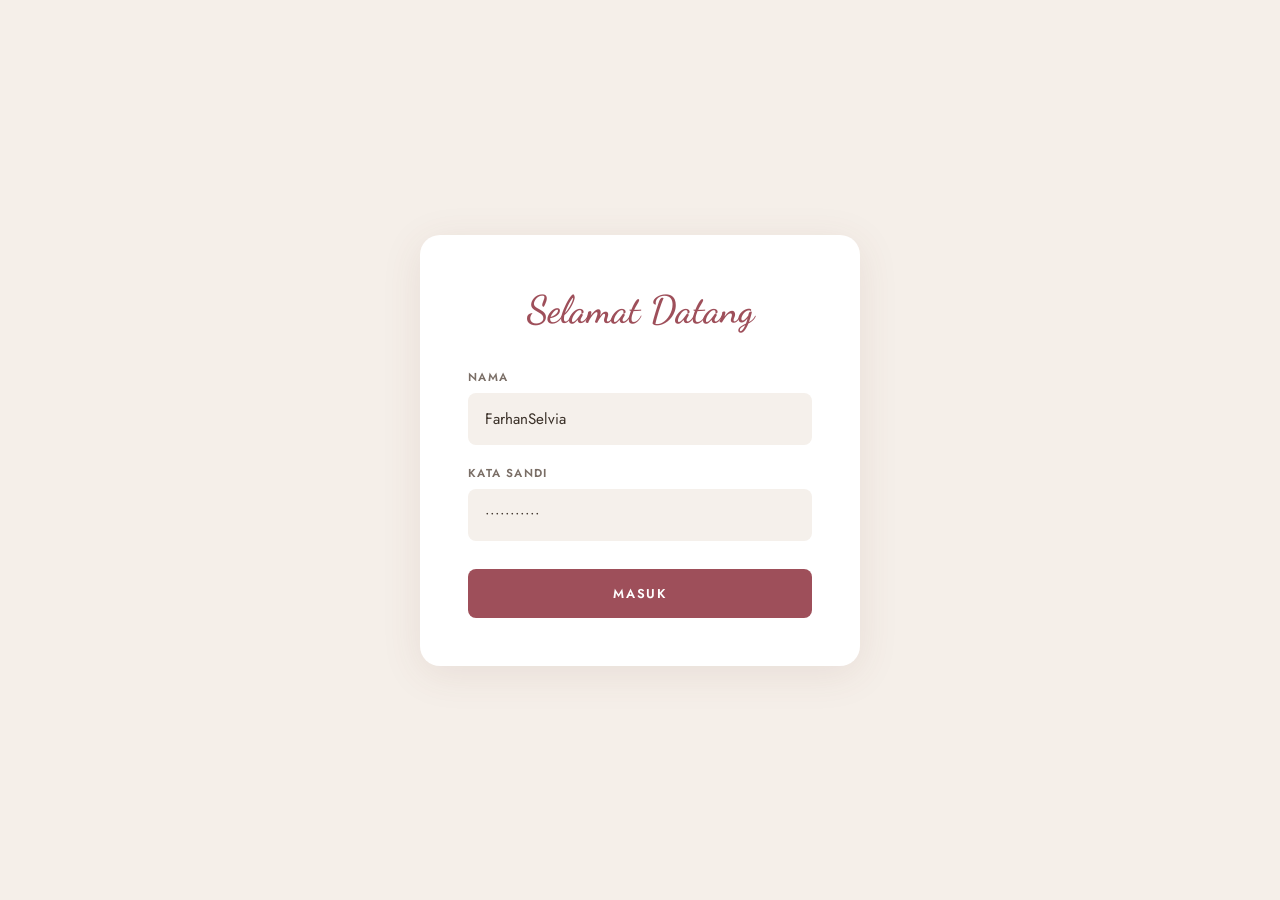
<file: frontend/dashboard/index.html>
<!DOCTYPE html>
<html lang="id">
<head>
  <base href="/frontend/dashboard/">
  <meta charset="UTF-8">
  <meta name="viewport" content="width=device-width, initial-scale=1.0">
  <title>Wedding Admin - Farhan & Selvia</title>
  <link href="https://fonts.googleapis.com/css2?family=Dancing+Script:wght@400;600;700&family=Cormorant+Garamond:ital,wght@0,300;0,400;0,500;1,300;1,400&family=Jost:wght@300;400;500;600&display=swap" rel="stylesheet">
  <link rel="stylesheet" href="style.css">
</head>
<body>

<div id="login-page">
  <div class="login-card">
    <h1 class="login-title">Selamat Datang</h1>
    <div class="form-group">
      <label class="form-label">Nama</label>
      <input type="text" class="form-input" id="login-name" placeholder="FarhanSelvia" value="FarhanSelvia">
    </div>
    <div class="form-group">
      <label class="form-label">Kata Sandi</label>
      <input type="password" class="form-input" id="login-pass" placeholder="***********" value="password123">
    </div>
    <button class="btn-primary" onclick="doLogin()">MASUK</button>
    <div class="error-msg" id="login-error">Nama atau kata sandi salah.</div>
  </div>
</div>

<div id="admin-page">
  <div class="admin-wrapper">

    <div class="sidebar-overlay" id="sidebar-overlay" onclick="toggleSidebar()"></div>

    <aside class="sidebar" id="sidebar">
      <div class="sidebar-brand">
        <span class="sidebar-brand-name">Farhan &amp; Selvia</span>
        <span class="sidebar-brand-label">Admin Panel</span>
      </div>

      <nav class="sidebar-nav">
        <div class="nav-item" id="nav-edit" onclick="showPage('edit')">
          <span class="nav-icon">✏️</span>
          <span>Edit Landing Page</span>
        </div>
        <div class="nav-item active" id="nav-tamu" onclick="showPage('tamu')">
          <span class="nav-icon">👥</span>
          <span>Data Tamu</span>
          <span class="nav-badge">3</span>
        </div>
      </nav>

      <div class="sidebar-footer">
        <span class="sidebar-countdown-label">Hari Menuju Acara</span>
        <span class="sidebar-countdown-days" id="countdown-days">1834</span>
        <span class="sidebar-countdown-suffix">Hari Lagi</span>
      </div>
    </aside>

    <main class="main-content">

      <div class="page active" id="page-tamu">
        <div class="content-header">
          <div class="header-left">
            <button class="mobile-toggle" onclick="toggleSidebar()">☰</button>
            <h1 class="content-title">Data Tamu</h1>
          </div>
          <div class="header-actions">
            <button class="btn-outline">PRATINJAU</button>
            <button class="btn-save">SIMPAN</button>
          </div>
        </div>
        <div class="content-body">
          <div class="stats-row">
            <div class="stat-card">
              <div class="stat-number total">148</div>
              <div class="stat-label">Total Tamu</div>
            </div>
            <div class="stat-card">
              <div class="stat-number hadir">135</div>
              <div class="stat-label">Hadir</div>
            </div>
            <div class="stat-card">
              <div class="stat-number belum">13</div>
              <div class="stat-label">Belum Konfirmasi</div>
            </div>
          </div>

          <div class="guest-list-card">
            <div class="guest-list-title">Daftar Tamu Undangan</div>
            <div class="guest-item">
              <span class="guest-name">Budi Setiabudi</span>
              <span class="guest-badge badge-hadir">Hadir</span>
            </div>
            <div class="guest-item">
              <span class="guest-name">Dian Permana</span>
              <span class="guest-badge badge-hadir">Hadir</span>
            </div>
          </div>

          <div class="share-card">
            <div class="share-title">Bagikan Link Undangan</div>
            <div class="share-desc">Kirimkan link halaman undangan kepada tamu melalui berbagai platform</div>
            <div class="share-link-row">
              <span class="share-link-text">https://farhan-selvia/undangan.site</span>
              <button class="btn-copy" onclick="copyLink()">SALIN LINK</button>
            </div>
          </div>
        </div>
      </div>

      <div class="page" id="page-edit">
        <div class="content-header">
          <div class="header-left">
            <button class="mobile-toggle" onclick="toggleSidebar()">☰</button>
            <h1 class="content-title">Edit Landing Page</h1>
          </div>
          <div class="header-actions">
            <button class="btn-outline">PRATINJAU</button>
            <button class="btn-save" onclick="showToast('Perubahan berhasil disimpan!')">SIMPAN</button>
          </div>
        </div>
        <div class="content-body">
          <div class="edit-card">
            <div class="section-label">Informasi Acara</div>
            <div class="form-grid-2">
              <div class="edit-form-group">
                <label class="edit-form-label">Nama Mempelai</label>
                <input type="text" class="edit-form-input" value="Farhan &amp; Selvia">
              </div>
              <div class="edit-form-group">
                <label class="edit-form-label">Tanggal Acara</label>
                <input type="text" class="edit-form-input" value="17 Maret 2031">
              </div>
            </div>
            <div class="form-grid-2">
              <div class="edit-form-group">
                <label class="edit-form-label">Waktu</label>
                <input type="text" class="edit-form-input" value="11.00">
              </div>
              <div class="edit-form-group">
                <label class="edit-form-label">Lokasi Acara</label>
                <input type="text" class="edit-form-input" value="Gedung Antam Jakarta">
              </div>
            </div>
            <div class="edit-form-group">
              <label class="edit-form-label">Pesan Undangan</label>
              <textarea class="edit-form-textarea">Atas Rahmat Tuhan Yang Maha Esa, kami bermaksud mengundang Anda di acara kami. Merupakan suatu kehormatan dan kebahagiaan apabila Bapak/Ibu/Saudara/i berkenan hadir dan memberikan doa restu</textarea>
            </div>
          </div>
        </div>
      </div>

    </main>
  </div>
</div>

<div class="toast" id="toast"></div>

<script src="script.js"></script>
</body>
</html>
</file>
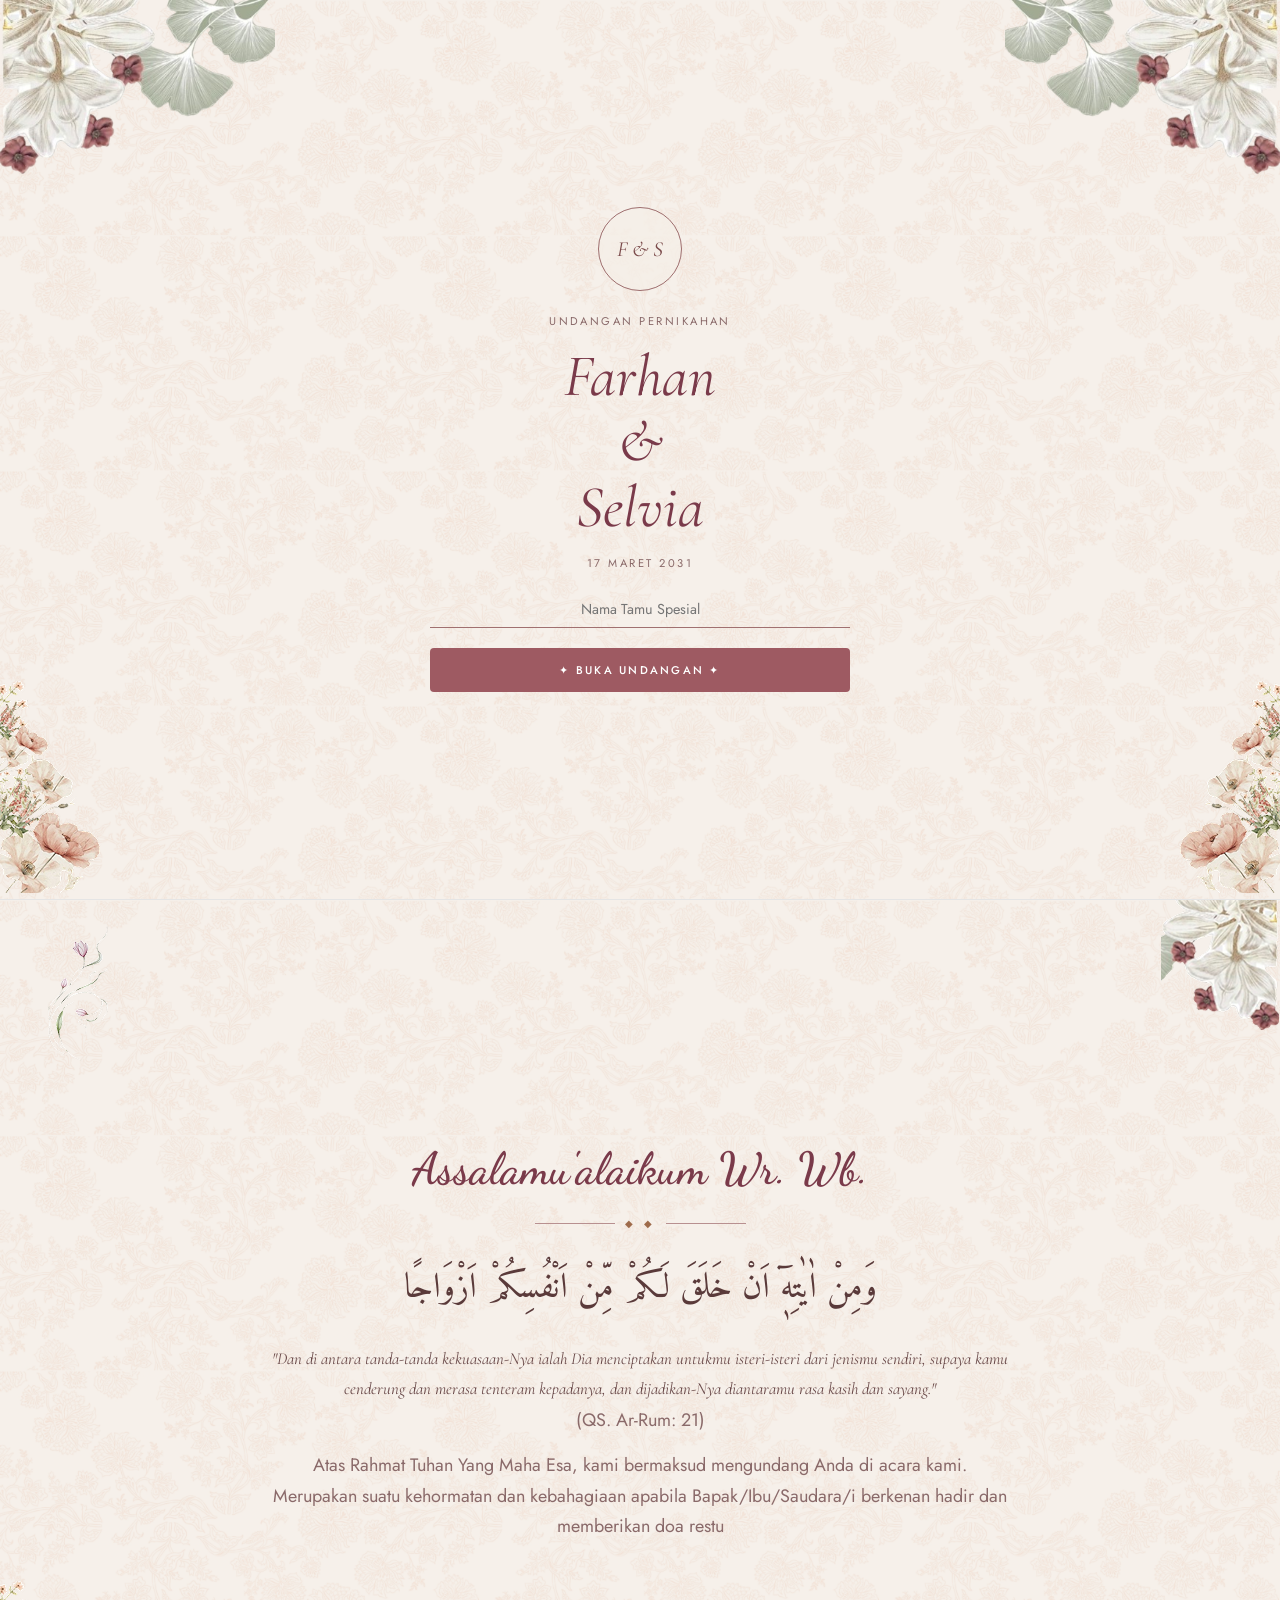
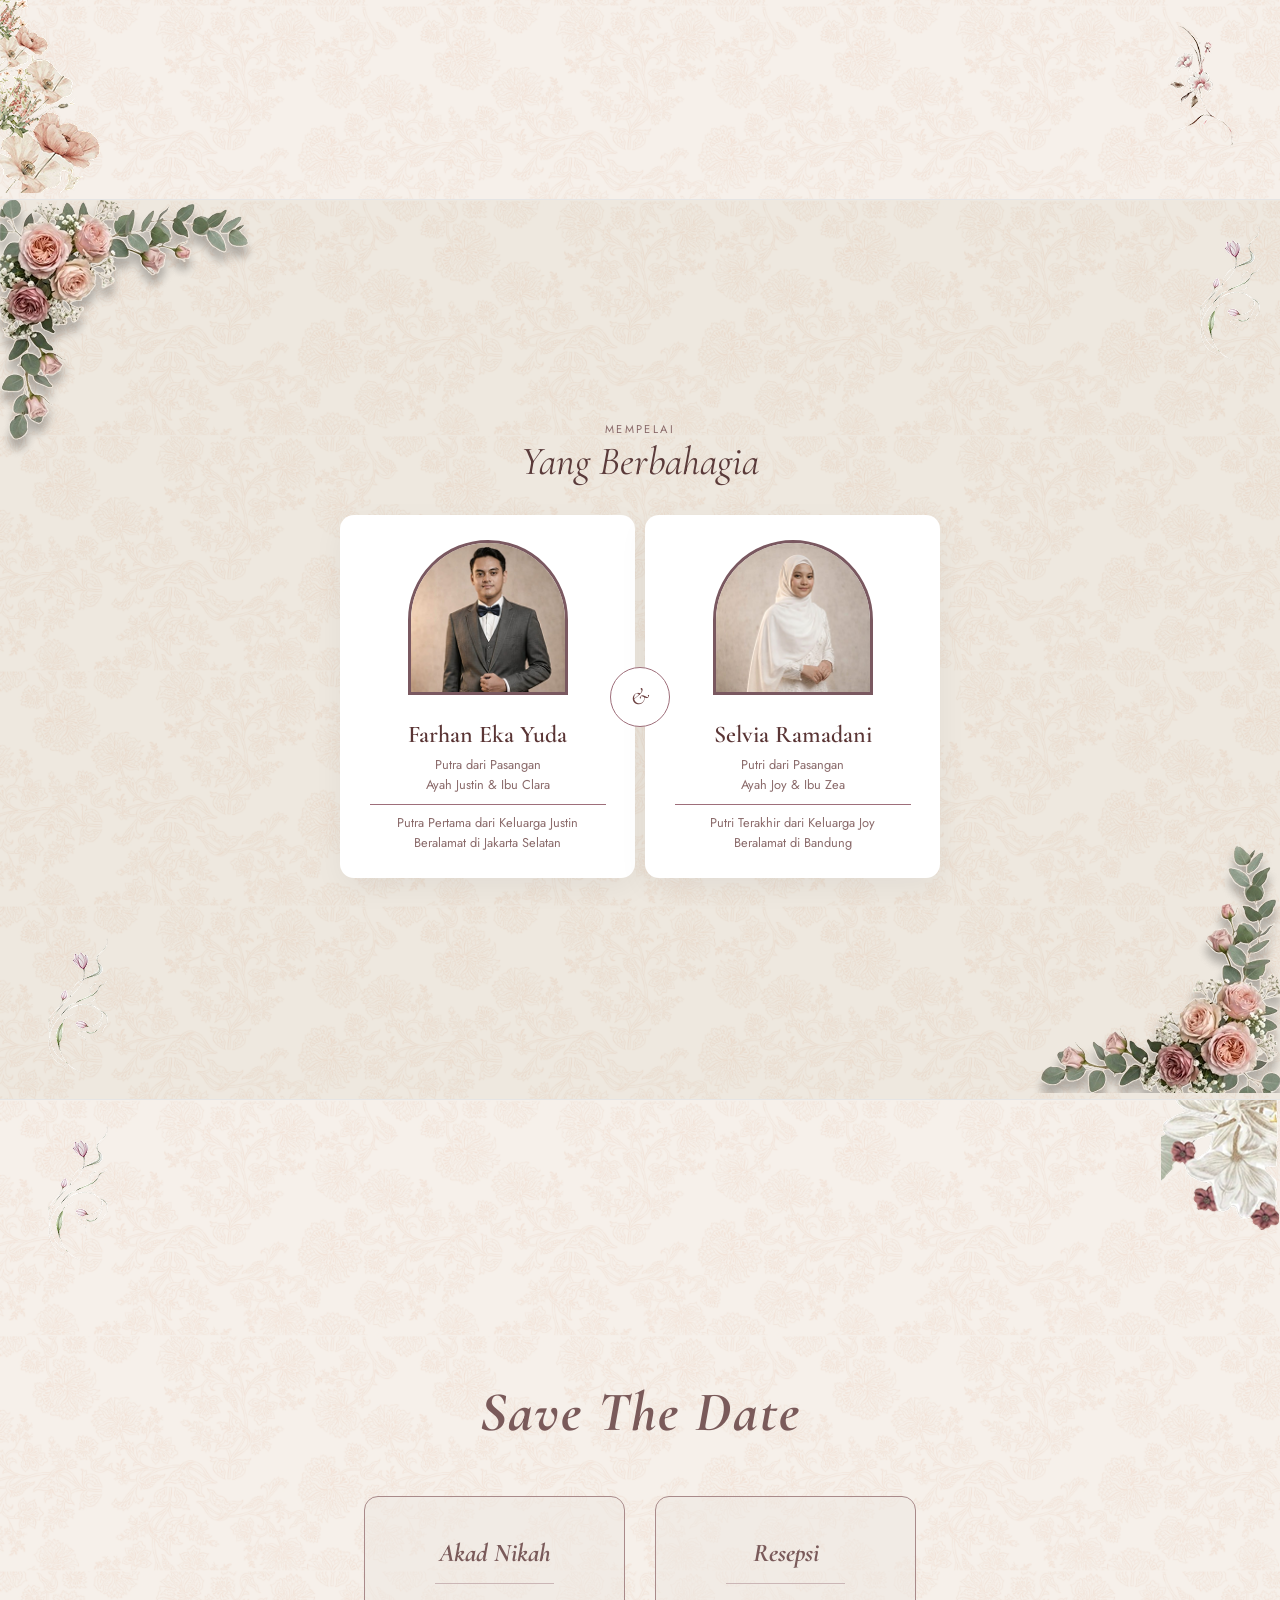
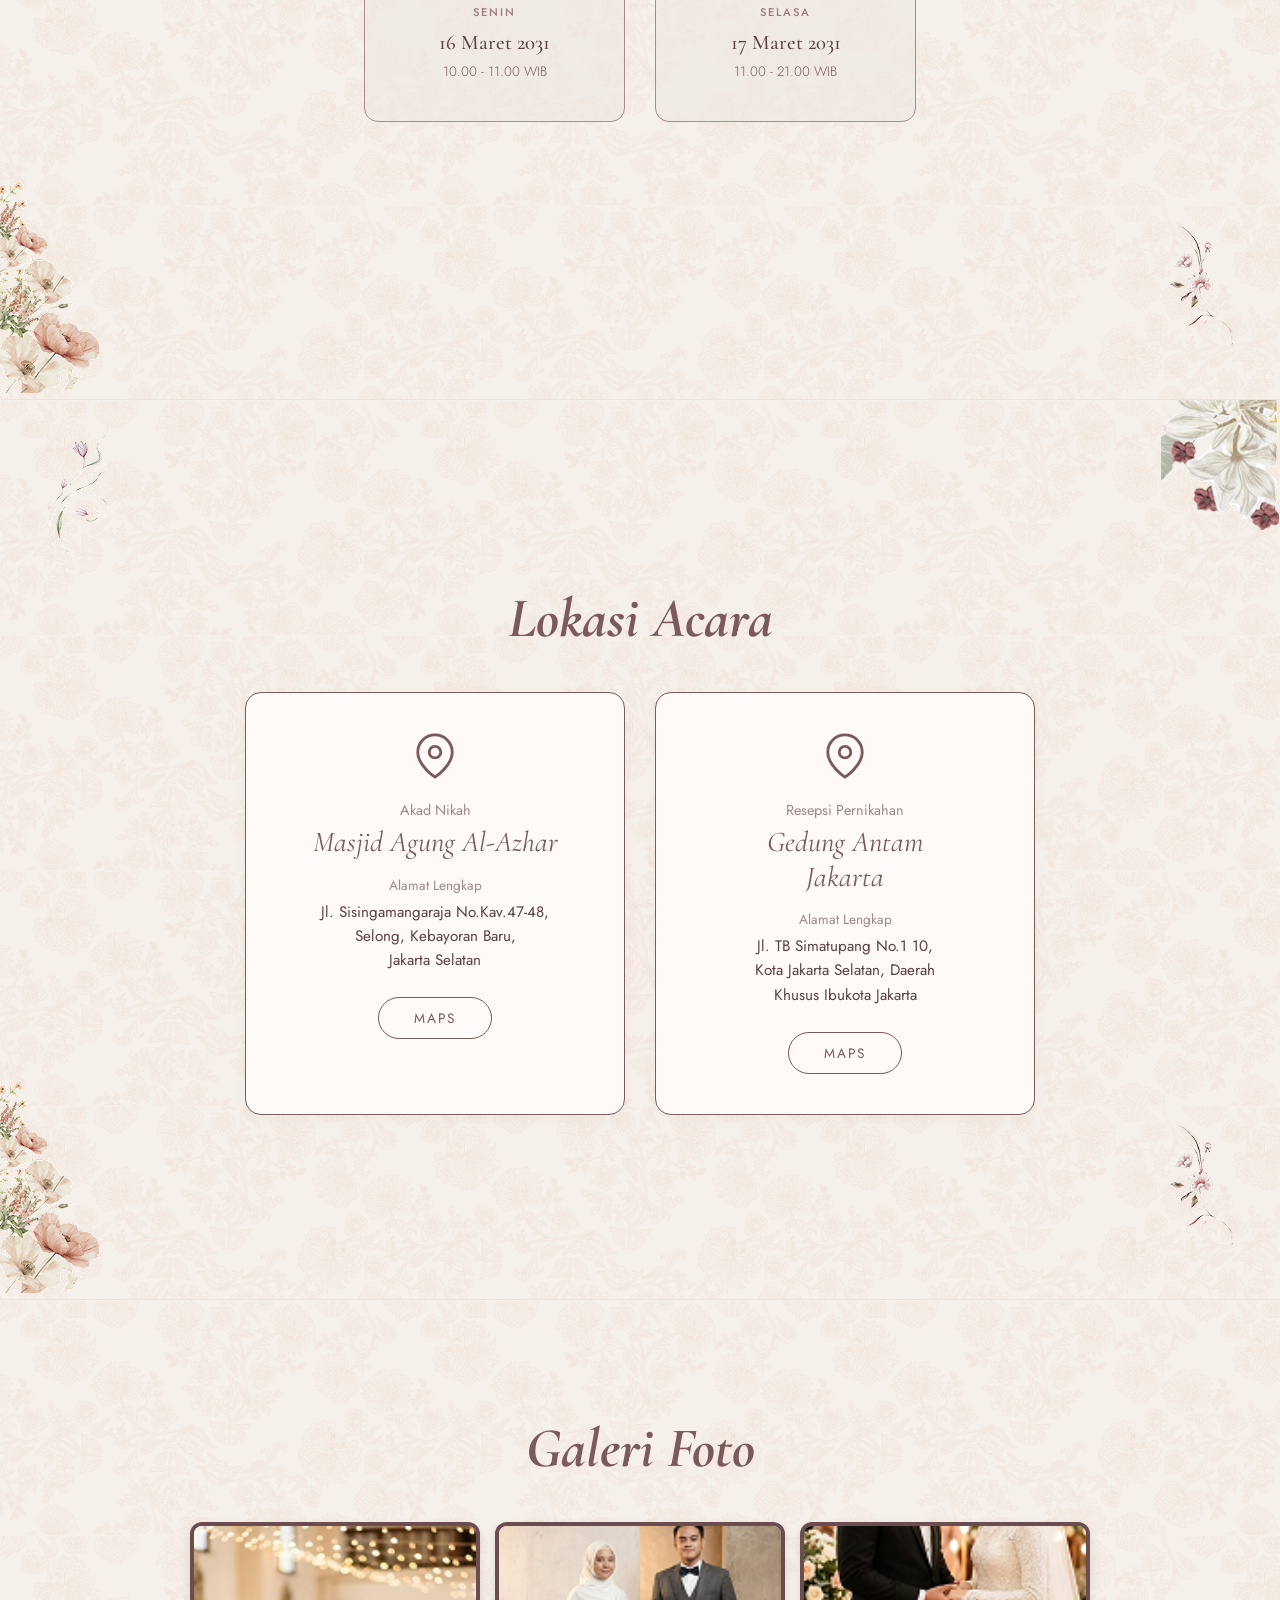
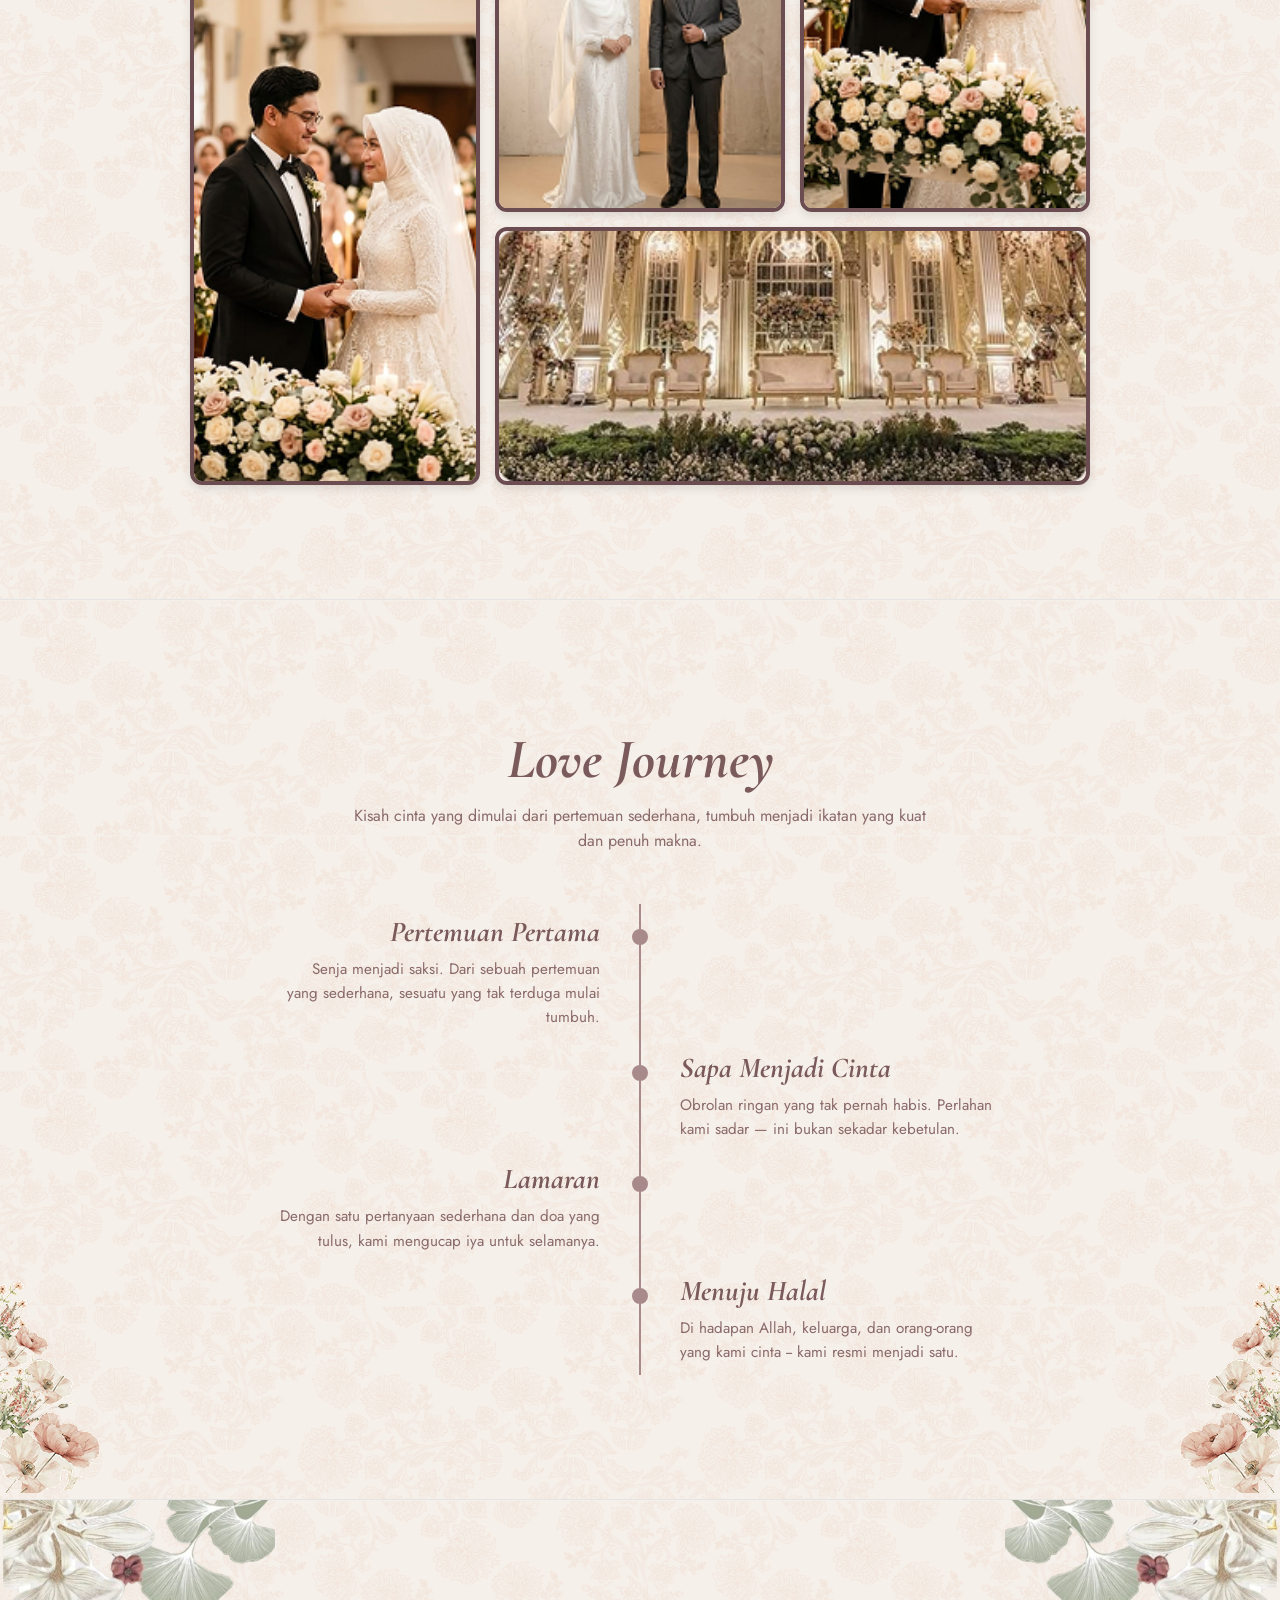
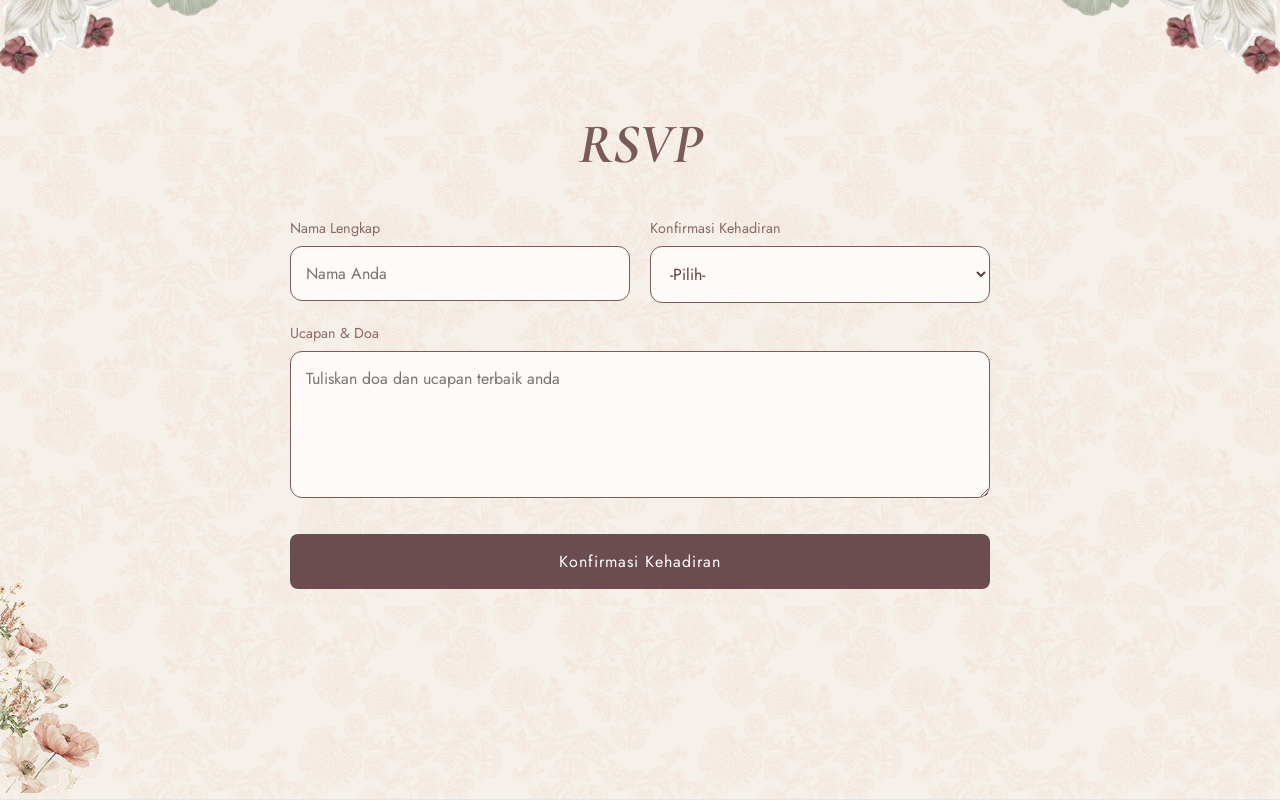
<file: frontend/undangan/index.html>
<!DOCTYPE html>
<html lang="id">
<head>
    <base href="/frontend/undangan/">
    <meta charset="UTF-8">
    <meta name="viewport" content="width=device-width, initial-scale=1.0">
    <title>Undangan Pernikahan - Farhan & Selvia</title>
    <link href="https://fonts.googleapis.com/css2?family=Dancing+Script:wght@600&family=Cormorant+Garamond:ital,wght@0,400;0,500;0,600;1,400;1,500;1,600&family=Jost:wght@300;400;500&family=Amiri&display=swap" rel="stylesheet">
    <link rel="stylesheet" href="style.css">
</head>
<body class="locked-scroll">

    <section class="section fade-in" id="cover">
        <div class="bg-texture"></div>
        <div class="floral-top-left"><img src="image 32.png" alt=""></div>
        <div class="floral-top-right"><img src="image 31.png" alt=""></div>
        <div class="floral-bottom-left"><img src="image 27.png" alt=""></div>
        <div class="floral-bottom-right"><img src="image 28.png" alt=""></div>

        <div class="cover-content">
            <div class="monogram"><span class="monogram-text">F & S</span></div>
            <div class="cover-subtitle">Undangan Pernikahan</div>
            <div class="cover-names">Farhan<br>&amp;<br>Selvia</div>
            <div class="cover-date">17 Maret 2031</div>
            <input type="text" class="cover-guest-input" placeholder="Nama Tamu Spesial">
            <button class="btn-buka" id="btn-buka">✦ BUKA UNDANGAN ✦</button>
        </div>
    </section>

    <section class="section fade-in" id="pengantar">
        <div class="bg-texture"></div>
        <div class="floral-top-left"><img src="image 16.png" alt=""></div>
        <div class="floral-top-right"><img src="image 25.png" alt=""></div>
        <div class="floral-bottom-left"><img src="image 24.png" alt=""></div>
        <div class="floral-bottom-right"><img src="image 12.png" alt=""></div>

        <div class="kp-content">
            <h2 class="kp-pembuka">Assalamu'alaikum Wr. Wb.</h2>
            <div class="kp-ornament">
                <div class="kp-line"></div>
                <div class="kp-diamond">◆ ◆</div>
                <div class="kp-line"></div>
            </div>
            <div class="kp-arabic">وَمِنْ اٰيٰتِهٖٓ اَنْ خَلَقَ لَكُمْ مِّنْ اَنْفُسِكُمْ اَزْوَاجًا</div>
            <div class="kp-quote">"Dan di antara tanda-tanda kekuasaan-Nya ialah Dia menciptakan untukmu isteri-isteri dari jenismu sendiri, supaya kamu cenderung dan merasa tenteram kepadanya, dan dijadikan-Nya diantaramu rasa kasih dan sayang."</div>
            <div class="kp-source">(QS. Ar-Rum: 21)</div>
            <div class="kp-message">Atas Rahmat Tuhan Yang Maha Esa, kami bermaksud mengundang Anda di acara kami.<br>Merupakan suatu kehormatan dan kebahagiaan apabila Bapak/Ibu/Saudara/i berkenan hadir dan memberikan doa restu</div>
        </div>
    </section>

    <section class="section fade-in" id="mempelai">
        <div class="bg-texture"></div>
        <div class="fm-bg"></div>
        <div class="floral-top-left"><img src="image 8.png" alt=""></div>
        <div class="floral-top-right"><img src="image 16.png" alt=""></div>
        <div class="floral-bottom-left"><img src="image 16.png" alt=""></div>
        <div class="floral-bottom-right"><img src="image 9.png" alt=""></div>

        <div class="fm-content">
            <div class="cover-subtitle">Mempelai</div>
            <div class="fm-title">Yang Berbahagia</div>
            <div class="fm-cards">
                <div class="mempelai-card">
                    <div class="photo-wrap"><img src="image mempelai1.png" alt="Farhan" style="object-position: left center;"></div>
                    <h3 class="mp-name">Farhan Eka Yuda</h3>
                    <p class="mp-parents">Putra dari Pasangan</p>
                    <p class="mp-parents">Ayah Justin & Ibu Clara</p>
                    <div class="mp-divider"></div>
                    <p class="mp-parents">Putra Pertama dari Keluarga Justin</p>
                    <p class="mp-parents">Beralamat di Jakarta Selatan</p>
                </div>
                
                <div class="and-circle">&amp;</div>
                
                <div class="mempelai-card">
                    <div class="photo-wrap"><img src="image mempelai2.png" alt="Selvia" style="object-position: right center;"></div>
                    <h3 class="mp-name">Selvia Ramadani</h3>
                    <p class="mp-parents">Putri dari Pasangan</p>
                    <p class="mp-parents">Ayah Joy & Ibu Zea</p>
                    <div class="mp-divider"></div>
                    <p class="mp-parents">Putri Terakhir dari Keluarga Joy</p>
                    <p class="mp-parents">Beralamat di Bandung</p>
                </div>
            </div>
        </div>
    </section>

    <section class="section fade-in" id="waktu">
        <div class="bg-texture"></div>
        <div class="floral-top-left"><img src="image 16.png" alt=""></div>
        <div class="floral-top-right"><img src="image 25.png" alt=""></div>
        <div class="floral-bottom-left"><img src="image 24.png" alt=""></div>
        <div class="floral-bottom-right"><img src="image 12.png" alt=""></div>

        <div class="wa-content">
            <h1 class="wa-title">Save The Date</h1>
            <div class="wa-events">
                <div class="event-card">
                    <h2>Akad Nikah</h2>
                    <div class="event-divider"></div>
                    <p class="event-day">Senin</p>
                    <p class="event-date">16 Maret 2031</p>
                    <p class="event-time">10.00 - 11.00 WIB</p>
                </div>
                <div class="event-card">
                    <h2>Resepsi</h2>
                    <div class="event-divider"></div>
                    <p class="event-day">Selasa</p>
                    <p class="event-date">17 Maret 2031</p>
                    <p class="event-time">11.00 - 21.00 WIB</p>
                </div>
            </div>
        </div>
    </section>

    <section class="section fade-in" id="lokasi">
        <div class="bg-texture"></div>
        <div class="floral-top-left"><img src="image 16.png" alt=""></div>
        <div class="floral-top-right"><img src="image 25.png" alt=""></div>
        <div class="floral-bottom-left"><img src="image 24.png" alt=""></div>
        <div class="floral-bottom-right"><img src="image 12.png" alt=""></div>

        <div class="content-global">
            <h1 class="section-title">Lokasi Acara</h1>
            <div class="lokasi-container">
                <div class="lokasi-card">
                    <div class="lokasi-icon">
                        <svg width="46" height="46" viewBox="0 0 24 24" fill="none" stroke="#7a5a5a" stroke-width="1.5" stroke-linecap="round" stroke-linejoin="round"><path d="M21 10c0 7-9 13-9 13s-9-6-9-13a9 9 0 0 1 18 0z"></path><circle cx="12" cy="10" r="3"></circle></svg>
                    </div>
                    <div class="lokasi-tipe">Akad Nikah</div>
                    <div class="lokasi-nama">Masjid Agung Al-Azhar</div>
                    <div class="lokasi-label">Alamat Lengkap</div>
                    <p class="lokasi-alamat">Jl. Sisingamangaraja No.Kav.47-48,<br>Selong, Kebayoran Baru,<br>Jakarta Selatan</p>
                    <a href="#" class="btn-maps">MAPS</a>
                </div>
                
                <div class="lokasi-card">
                    <div class="lokasi-icon">
                        <svg width="46" height="46" viewBox="0 0 24 24" fill="none" stroke="#7a5a5a" stroke-width="1.5" stroke-linecap="round" stroke-linejoin="round"><path d="M21 10c0 7-9 13-9 13s-9-6-9-13a9 9 0 0 1 18 0z"></path><circle cx="12" cy="10" r="3"></circle></svg>
                    </div>
                    <div class="lokasi-tipe">Resepsi Pernikahan</div>
                    <div class="lokasi-nama">Gedung Antam<br>Jakarta</div>
                    <div class="lokasi-label">Alamat Lengkap</div>
                    <p class="lokasi-alamat">Jl. TB Simatupang No.1 10,<br>Kota Jakarta Selatan, Daerah<br>Khusus Ibukota Jakarta</p>
                    <a href="#" class="btn-maps">MAPS</a>
                </div>
            </div>
        </div>
    </section>

    <section class="section fade-in" id="galeri">
        <div class="bg-texture"></div>
        <div class="content-global" style="max-width: 900px;">
            <h1 class="section-title">Galeri Foto</h1>
            <div class="gallery-grid">
                <div class="gal-item img-1"><img src="galeri 1.png" alt="Galeri 1"></div>
                <div class="gal-item img-2"><img src="Galeri 2.png" alt="Galeri 2"></div>
                <div class="gal-item img-3"><img src="Galeri 3.png" alt="Galeri 3"></div>
                <div class="gal-item img-4"><img src="Galeri 4.jpg" alt="Galeri 4"></div>
            </div>
        </div>
    </section>

    <section class="section fade-in" id="journey">
        <div class="bg-texture"></div>
        <div class="floral-bottom-left"><img src="image 27.png" alt=""></div>
        <div class="floral-bottom-right"><img src="image 28.png" alt=""></div>

        <div class="content-global">
            <h1 class="section-title" style="margin-bottom: 10px;">Love Journey</h1>
            <p class="journey-subtitle">Kisah cinta yang dimulai dari pertemuan sederhana, tumbuh menjadi ikatan yang kuat dan penuh makna.</p>
            
            <div class="timeline">
                <div class="tl-container tl-left">
                    <div class="tl-content">
                        <h3>Pertemuan Pertama</h3>
                        <p>Senja menjadi saksi. Dari sebuah pertemuan yang sederhana, sesuatu yang tak terduga mulai tumbuh.</p>
                    </div>
                </div>
                <div class="tl-container tl-right">
                    <div class="tl-content">
                        <h3>Sapa Menjadi Cinta</h3>
                        <p>Obrolan ringan yang tak pernah habis. Perlahan kami sadar — ini bukan sekadar kebetulan.</p>
                    </div>
                </div>
                <div class="tl-container tl-left">
                    <div class="tl-content">
                        <h3>Lamaran</h3>
                        <p>Dengan satu pertanyaan sederhana dan doa yang tulus, kami mengucap iya untuk selamanya.</p>
                    </div>
                </div>
                <div class="tl-container tl-right">
                    <div class="tl-content">
                        <h3>Menuju Halal</h3>
                        <p>Di hadapan Allah, keluarga, dan orang-orang yang kami cinta -- kami resmi menjadi satu.</p>
                    </div>
                </div>
            </div>
        </div>
    </section>

    <section class="section fade-in" id="rsvp">
        <div class="bg-texture"></div>
        <div class="floral-top-left"><img src="image 32.png" alt=""></div>
        <div class="floral-top-right"><img src="image 31.png" alt=""></div>
        <div class="floral-bottom-left"><img src="image 27.png" alt=""></div>
        
        <div class="content-global" style="max-width: 800px;">
            <h1 class="section-title">RSVP</h1>
            <form class="rsvp-form" id="form-rsvp">
                <div class="form-row">
                    <div class="input-group">
                        <label>Nama Lengkap</label>
                        <input type="text" placeholder="Nama Anda" required>
                    </div>
                    <div class="input-group">
                        <label>Konfirmasi Kehadiran</label>
                        <select required>
                            <option value="" disabled selected>-Pilih-</option>
                            <option value="hadir">Ya, Saya Akan Hadir</option>
                            <option value="tidak">Maaf, Tidak Bisa Hadir</option>
                        </select>
                    </div>
                </div>
                <div class="input-group">
                    <label>Ucapan & Doa</label>
                    <textarea placeholder="Tuliskan doa dan ucapan terbaik anda" rows="5" required></textarea>
                </div>
                <button type="submit" class="btn-submit">Konfirmasi Kehadiran</button>
            </form>
        </div>
    </section>

    <script src="script.js"></script>
</body>
</html>
</file>
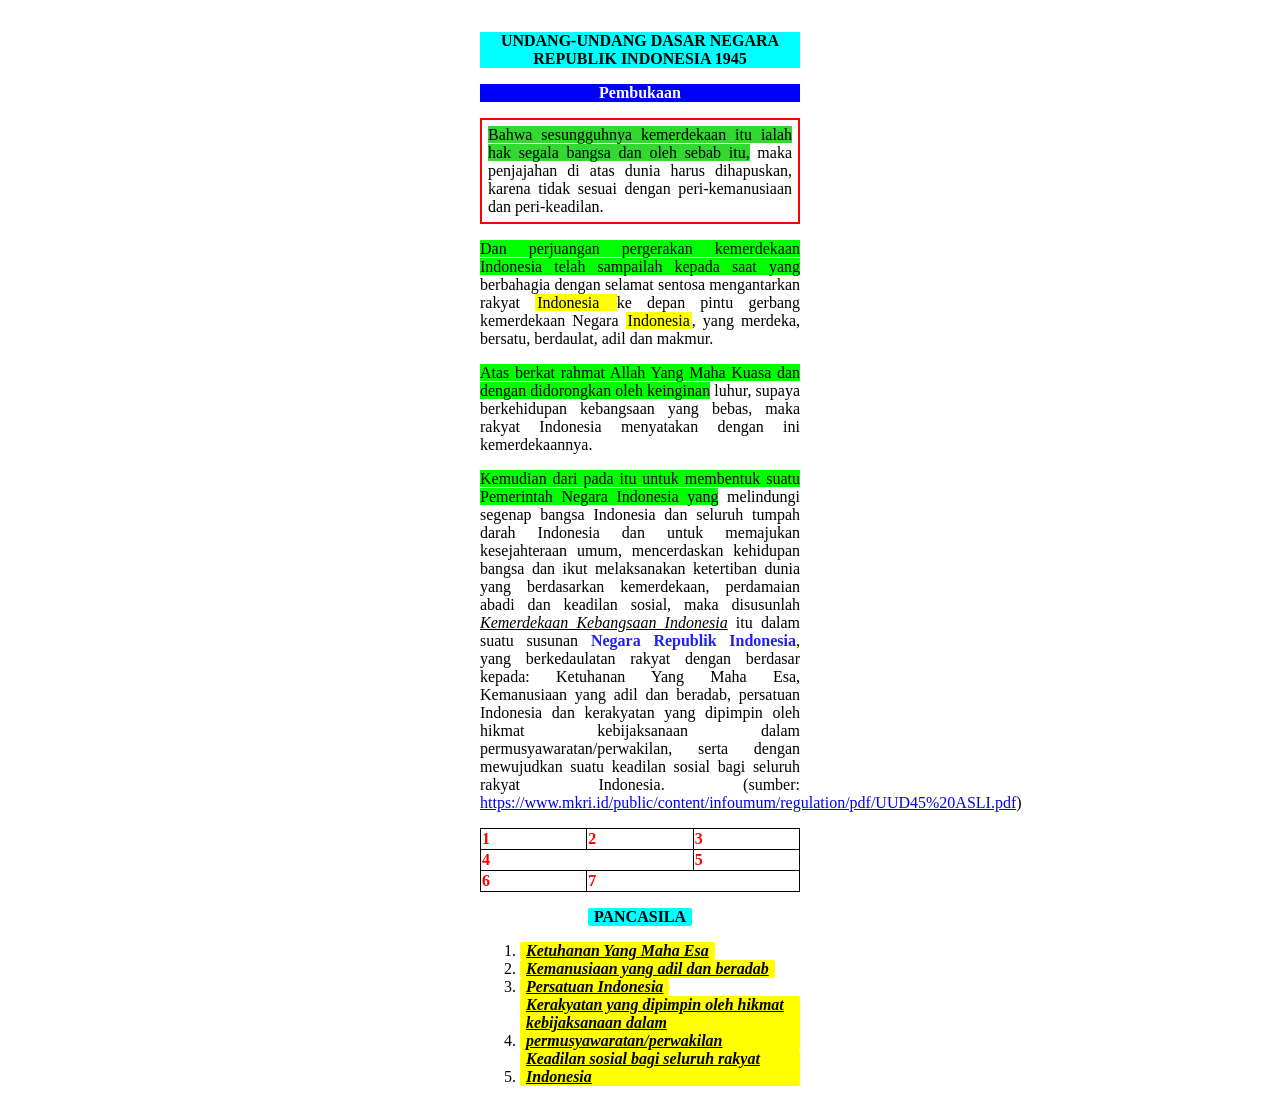
<file: tugas_css.html>
<!DOCTYPE html>
<html lang="en">
<head>
    <meta charset="UTF-8">
    <meta name="viewport" content="width=device-width, initial-scale=1.0">
    <title>Tugas</title>
    <link rel="stylesheet" href="tugas_css.css">
</head>
<body>
    <h1 class="judul">UNDANG-UNDANG DASAR NEGARA REPUBLIK INDONESIA 1945</h1>
    <p class="pembukaan"><strong>Pembukaan</strong></p>
        <p class="border"><span class="p.one">Bahwa sesungguhnya kemerdekaan itu ialah hak segala bangsa dan oleh sebab itu,</span> maka penjajahan di atas dunia harus dihapuskan, karena tidak sesuai dengan peri-kemanusiaan dan peri-keadilan.</p>
    <p> <span class ="p.two">Dan perjuangan pergerakan kemerdekaan Indonesia telah sampailah kepada saat yang </span>berbahagia dengan selamat sentosa mengantarkan rakyat <span class="indonesia-1"> Indonesia </span> ke depan pintu gerbang kemerdekaan Negara <span class="indonesia-2">Indonesia</span>, yang merdeka, bersatu, berdaulat, adil dan makmur.</p>
    <p><span class = "p.three">Atas berkat rahmat Allah Yang Maha Kuasa dan dengan didorongkan oleh keinginan</span> luhur, supaya berkehidupan kebangsaan yang bebas, maka rakyat Indonesia menyatakan dengan ini kemerdekaannya.</p>
    <p><span class = "p.four">Kemudian dari pada itu untuk membentuk suatu Pemerintah Negara Indonesia yang</span> melindungi segenap bangsa Indonesia dan seluruh tumpah darah Indonesia dan untuk memajukan kesejahteraan umum, mencerdaskan kehidupan bangsa dan ikut melaksanakan ketertiban dunia yang berdasarkan kemerdekaan, perdamaian abadi dan keadilan sosial, maka disusunlah <u><i>Kemerdekaan Kebangsaan Indonesia</i></u> itu dalam suatu susunan <span class="p.five"><b>Negara Republik Indonesia</b></span>, yang berkedaulatan rakyat dengan berdasar kepada: Ketuhanan Yang Maha Esa, Kemanusiaan yang adil dan beradab, persatuan Indonesia dan kerakyatan yang dipimpin oleh hikmat kebijaksanaan dalam permusyawaratan/perwakilan, serta dengan mewujudkan suatu keadilan sosial bagi seluruh rakyat Indonesia. (sumber: <a href="https://www.mkri.id/public/content/infoumum/regulation/pdf/UUD45%20ASLI.pdf">https://www.mkri.id/public/content/infoumum/regulation/pdf/UUD45%20ASLI.pdf</a>)</p>
    <style>
        table,th,td {
            border: 1px solid black;
            border-collapse: collapse;
        }
    </style>
        <table class="angka" style="width:100%">
       
        <tr>
            <td><b>1</b></td>
            <td><b>2</b></td>
            <td><b>3</b></td>
           
        </tr>
        <tr>
            <td colspan="2"><b>4</b></td>
            <td><b>5</b></td>
        </tr>  
        <tr>
            <td><b>6</b></td>
            <td colspan="2"><b>7</b></td>
       
    </table>
    <p class="pancasila-heading"><span class="pancasila-title">PANCASILA</span></p>
    <ol class="pancasila">
        <li><span>Ketuhanan Yang Maha Esa</span></li>
        <li><span>Kemanusiaan yang adil dan beradab</span></li>
        <li><span>Persatuan Indonesia</span></li>
        <li><span>Kerakyatan yang dipimpin oleh hikmat kebijaksanaan dalam permusyawaratan/perwakilan</span></li>
        <li><span>Keadilan sosial bagi seluruh rakyat Indonesia</span></li>
</body>
</html>
</file>
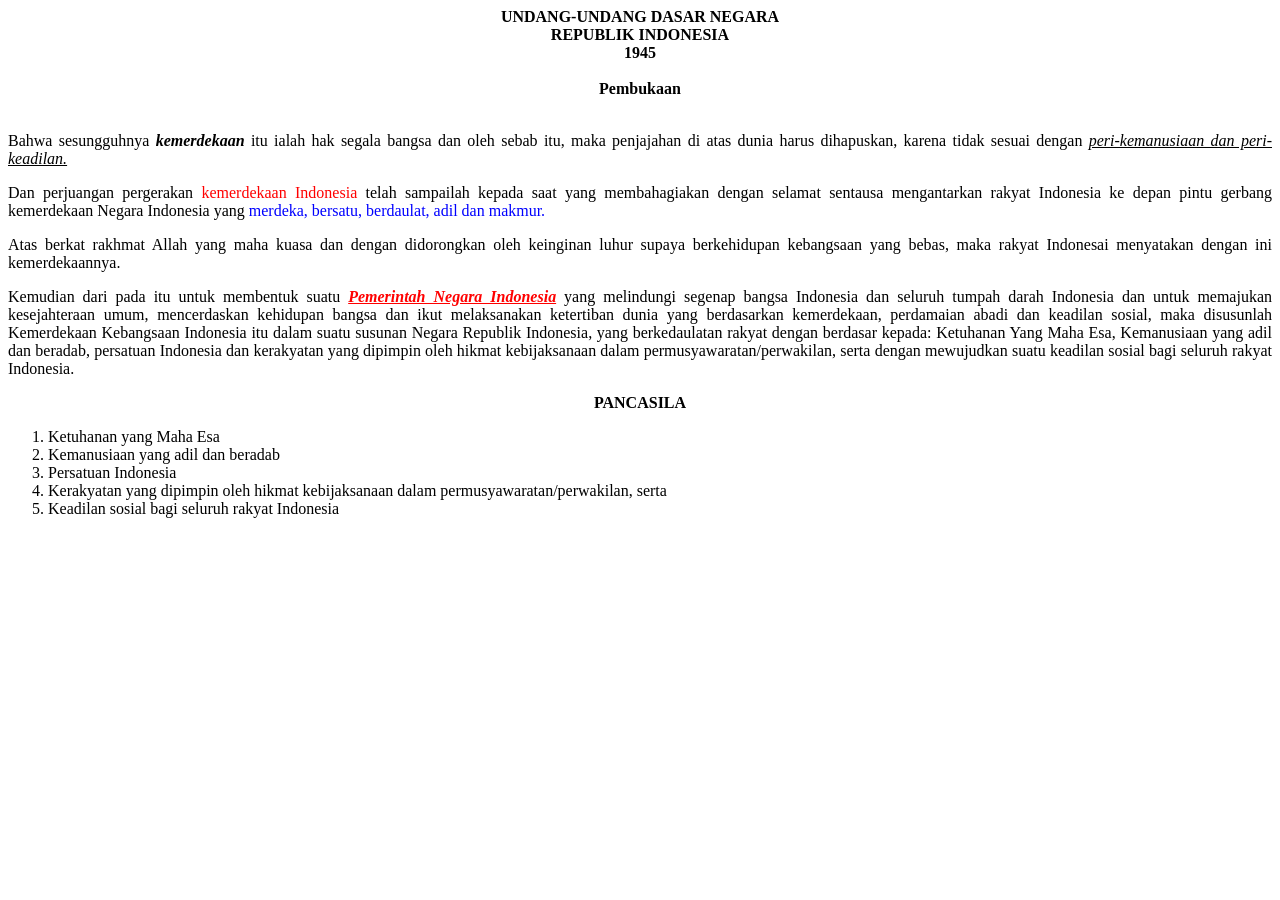
<file: aktivitas/tugas_html.html>
<html>
<head>
<title></title>
</head>
<body>
<b><center> UNDANG-UNDANG DASAR NEGARA<br>
REPUBLIK INDONESIA<br>
1945<br><br>
Pembukaan</center></b><br>
<p align="justify">Bahwa sesungguhnya <b><i>kemerdekaan</i></b> itu ialah hak segala bangsa dan oleh sebab itu, maka penjajahan di atas dunia harus dihapuskan, karena tidak sesuai dengan <i><u>peri-kemanusiaan dan peri-keadilan.</u></i>
</p>
<p align="justify">Dan perjuangan pergerakan 
<font color= "ff0000">kemerdekaan Indonesia</font> telah sampailah kepada saat yang membahagiakan dengan selamat sentausa mengantarkan rakyat Indonesia ke depan pintu gerbang kemerdekaan Negara Indonesia yang <font color="0000ff">merdeka, bersatu, berdaulat, adil dan makmur.</font>
</p>
<p align="justify">Atas berkat rakhmat Allah yang maha kuasa dan dengan didorongkan oleh keinginan luhur supaya berkehidupan kebangsaan yang bebas, maka rakyat Indonesai menyatakan dengan ini kemerdekaannya.
</p>
<p align="justify">Kemudian dari pada itu untuk membentuk suatu <font color="ff0000"><i><u><b>Pemerintah Negara Indonesia</b></u></i></font> yang melindungi segenap bangsa Indonesia dan seluruh tumpah darah Indonesia dan untuk memajukan kesejahteraan umum, mencerdaskan kehidupan bangsa dan ikut melaksanakan ketertiban dunia yang berdasarkan kemerdekaan, perdamaian abadi dan keadilan sosial, maka disusunlah Kemerdekaan Kebangsaan Indonesia itu dalam suatu susunan Negara Republik Indonesia, yang berkedaulatan rakyat dengan berdasar kepada: Ketuhanan Yang Maha Esa, Kemanusiaan yang adil dan beradab, persatuan Indonesia dan kerakyatan yang dipimpin oleh hikmat kebijaksanaan dalam permusyawaratan/perwakilan, serta dengan mewujudkan suatu keadilan sosial bagi seluruh rakyat Indonesia. 
</p>
<b><center>PANCASILA</center></b>
<ol>
<li>Ketuhanan yang Maha Esa</li>
<li>Kemanusiaan yang adil dan beradab</li>
<li>Persatuan Indonesia</li>
<li>Kerakyatan yang dipimpin oleh hikmat kebijaksanaan dalam permusyawaratan/perwakilan, serta</li>
<li>Keadilan sosial bagi seluruh rakyat Indonesia</li>
</ol>
</body>
</html>
</file>
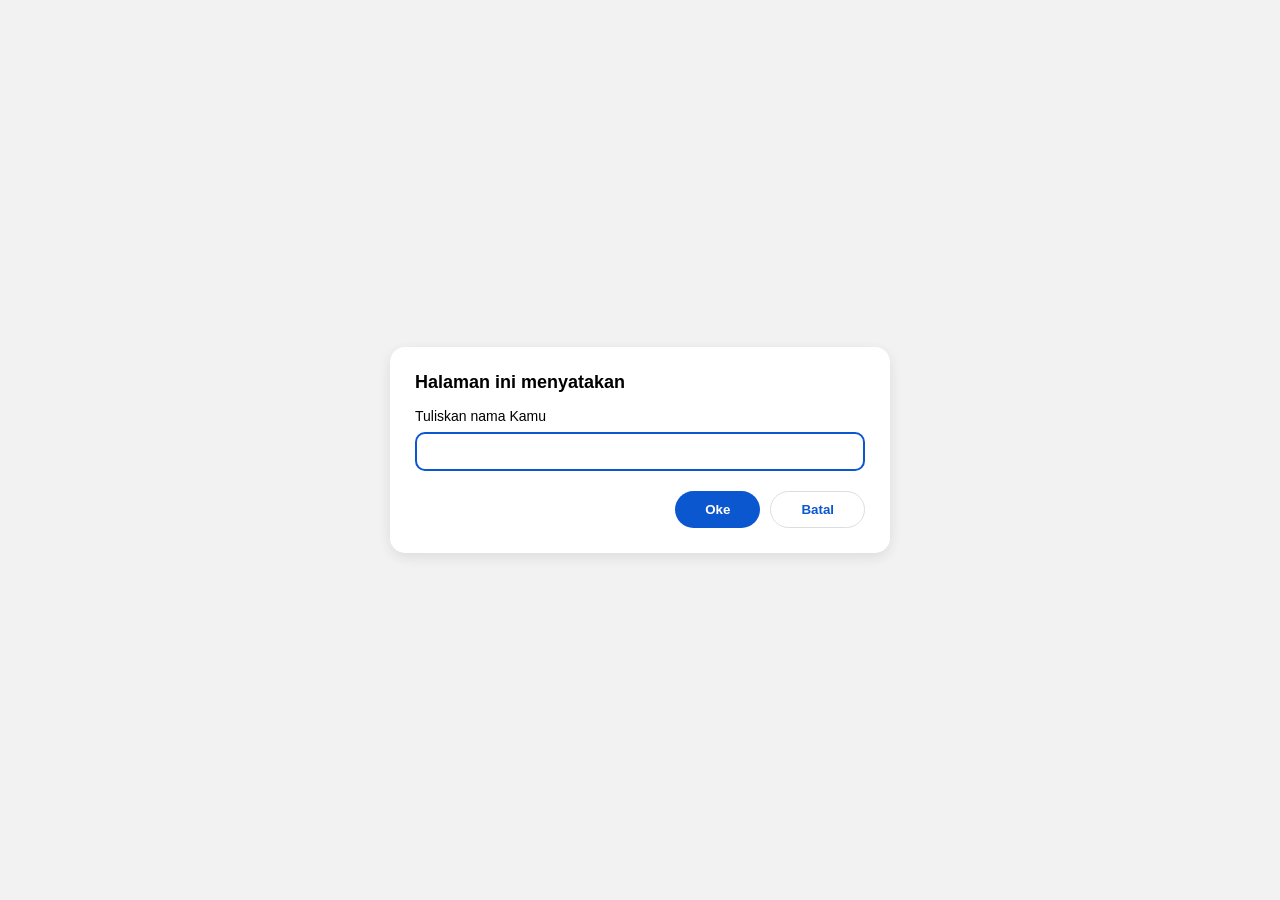
<file: aktivitas/tugas_js.html>
<!DOCTYPE html>
<html lang="id">
<head>
    <meta charset="UTF-8">
    <meta name="viewport" content="width=device-width, initial-scale=1.0">
    <title>Aktivitas 4</title>
    <link rel="stylesheet" href="tugas_js.css">
</head>
<body>

    <div id="halamanInput" class="modal-overlay">
        <div class="modal-box">
            <h2 class="title-prompt">Halaman ini menyatakan</h2>
            <p class="label-prompt">Tuliskan nama Kamu</p>
            <input type="text" id="inputNama" class="input-field" autofocus>
            <div class="button-group">
                <button id="btnOke" class="btn btn-oke">Oke</button>
                <button id="btnBatal" class="btn btn-batal">Batal</button>
            </div>
        </div>
    </div>

    <div id="halamanTeks" class="container-main" style="display: none;">
        <p class="intro-text">Nama saya <span id="displayNama"></span>, saya akan mengamalkan Pancasila dan UUD 1945 sebagai Dasar Negara.</p>
        
        <h2 class="header-uud">UNDANG-UNDANG DASAR NEGARA REPUBLIK INDONESIA 1945<br>PEMBUKAAN</h2>

        <div class="content-uud">
            <p><span class="hl-purple">Bahwa sesungguhnya kemerdekaan itu ialah hak segala bangsa dan oleh sebab itu,</span> maka penjajahan di atas dunia harus dihapuskan, karena tidak sesuai dengan peri-kemanusiaan dan peri-keadilan.</p>

            <p><span class="hl-red">Dan perjuangan pergerakan kemerdekaan Indonesia telah sampailah kepada saat</span> yang membahagiakan dengan selamat sentausa mengantarkan rakyat Indonesia ke depan pintu gerbang kemerdekaan Negara Indonesia yang merdeka, bersatu, berdaulat, adil dan makmur.</p>

            <p><span class="hl-green">Atas berkat rakhmat Allah Yang maha kuasa dan dengan didorongkan oleh keinginan</span> luhur supaya berkehidupan kebangsaan yang bebas, maka rakyat Indonesia menyatakan dengan ini kemerdekaannya.</p>

            <p><span class="hl-blue">Kemudian dari pada itu untuk membentuk suatu Pemerintah Negara Indonesia yang</span> melindungi segenap bangsa Indonesia dan seluruh tumpah darah Indonesia dan untuk memajukan kesejahteraan umum, mencerdaskan kehidupan bangsa dan ikut melaksanakan ketertiban dunia yang berdasarkan kemerdekaan, perdamaian abadi dan keadilan sosial, maka disusunlah Kemerdekaan Kebangsaan Indonesia itu dalam suatu susunan Negara Republik Indonesia, yang berkedaulatan rakyat dengan berdasar kepada: Ketuhanan Yang Maha Esa, Kemanusiaan yang adil dan beradab, persatuan Indonesia dan kerakyatan yang dipimpin oleh hikmat kebijaksanaan dalam permusyawaratan/perwakilan, serta dengan mewujudkan suatu keadilan sosial bagi seluruh rakyat Indonesia.</p>
        </div>

        <div class="pancasila-section">
            <h3>PANCASILA</h3>
            <ol>
                <li>Ketuhanan yang Maha Esa</li>
                <li>Kemanusiaan yang adil dan beradab</li>
                <li>Persatuan Indonesia</li>
                <li>Kerakyatan yang dipimpin oleh hikmat kebijaksanaan dalam permusyawaratan/perwakilan, serta</li>
                <li>Keadilan sosial bagi seluruh rakyat Indonesia</li>
            </ol>
        </div>
    </div>

    <script src="tugas_js.js"></script>
</body>
</html>
</file>
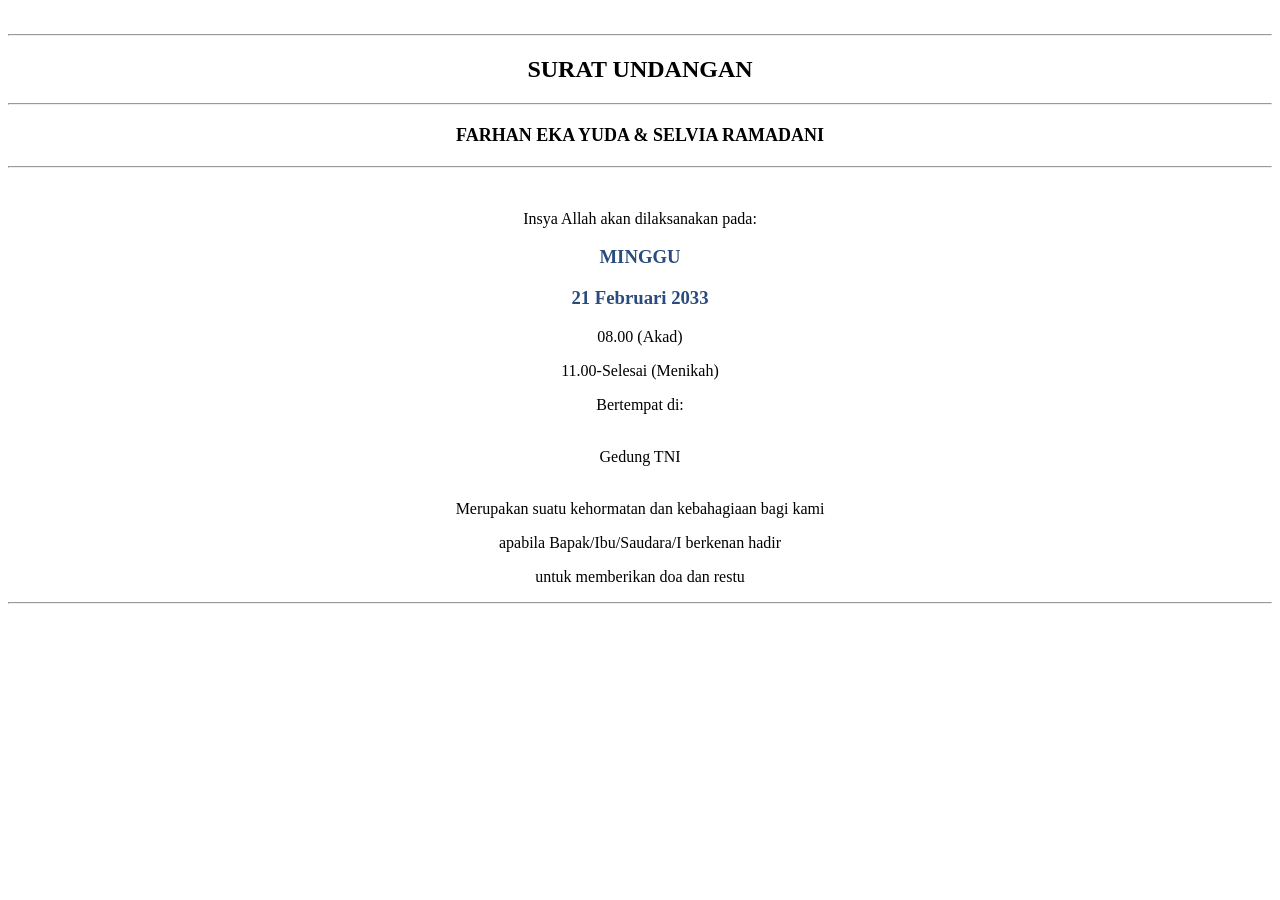
<file: aktivitas/undangan_html.html>
<html>
<head>
    <title>Document</title>
</head>
<body>
    <br>
    <hr>
    <h2><b><center>SURAT UNDANGAN</center></b></h2>
    <hr>
     <h2><b><center><font face="cursive" size ="4">FARHAN EKA YUDA & SELVIA RAMADANI</font></font></center></b></h2>
     <hr>
     <br>
     <center><p>Insya Allah akan dilaksanakan pada:</p></center>

     <font color ="#2A4B7C"><center><h3>MINGGU</h3></center></font>
     <font color =#2A4B7C><center><h3>21 Februari 2033</h3></center></font>
     <center><p>08.00 (Akad)</p></center>
     <center><p>11.00-Selesai (Menikah)</p></center>
     <center><p>Bertempat di:</p></center>
     <br>
     <center>Gedung TNI</center>
     <br>
     <center><p>Merupakan suatu kehormatan dan kebahagiaan bagi kami</p></center>
     <center><p>apabila Bapak/Ibu/Saudara/I berkenan hadir </p></center>
     <center><p>untuk memberikan doa dan restu</p></center>
     <hr>
</body>
</html>
</file>
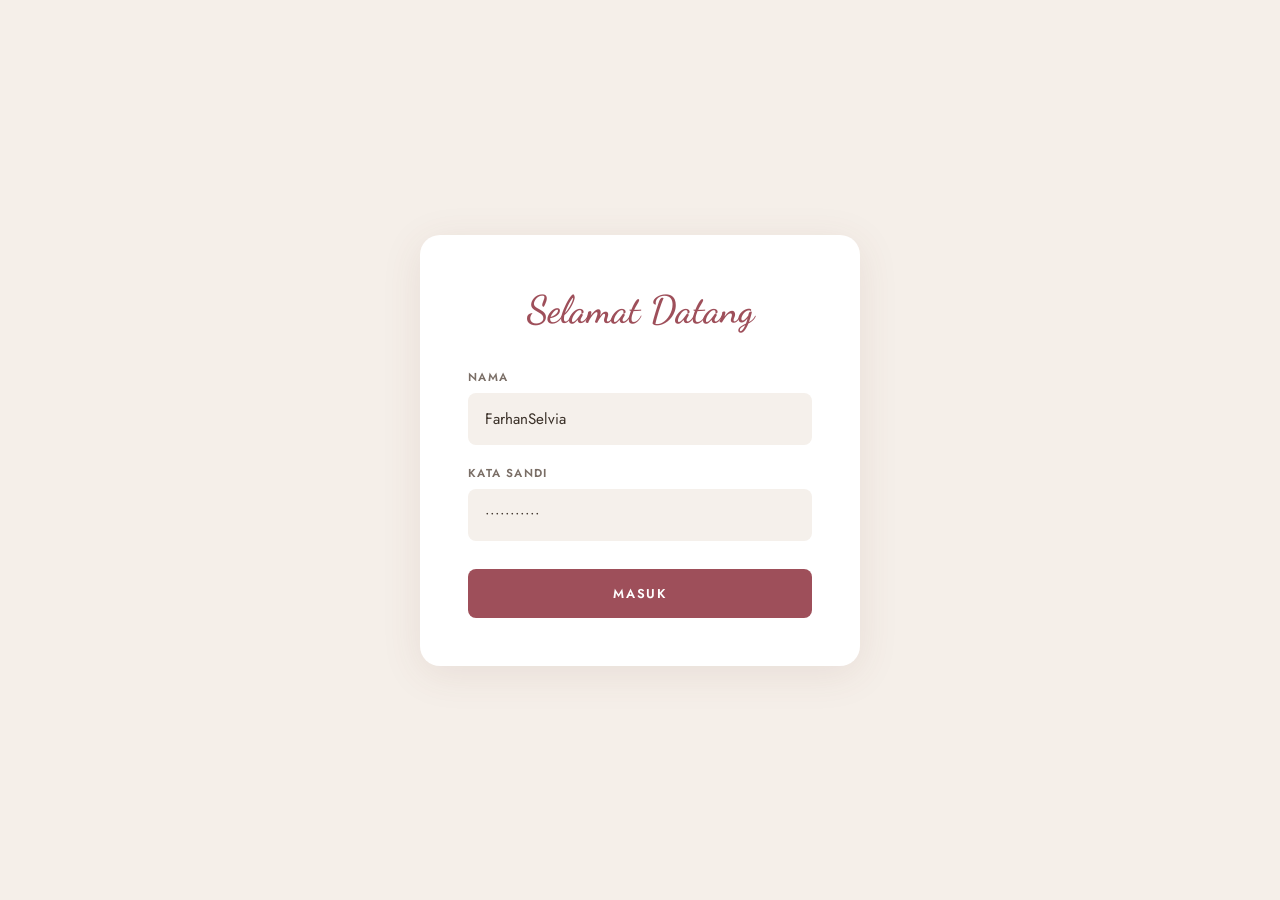
<file: frontend/dashboard/dashboard.html>
<!DOCTYPE html>
<html lang="id">
<head>
  <meta charset="UTF-8">
  <meta name="viewport" content="width=device-width, initial-scale=1.0">
  <title>Wedding Admin - Farhan & Selvia</title>
  <link href="https://fonts.googleapis.com/css2?family=Dancing+Script:wght@400;600;700&family=Cormorant+Garamond:ital,wght@0,300;0,400;0,500;1,300;1,400&family=Jost:wght@300;400;500;600&display=swap" rel="stylesheet">
  <link rel="stylesheet" href="style.css">
</head>
<body>

<div id="login-page">
  <div class="login-card">
    <h1 class="login-title">Selamat Datang</h1>
    <div class="form-group">
      <label class="form-label">Nama</label>
      <input type="text" class="form-input" id="login-name" placeholder="FarhanSelvia" value="FarhanSelvia">
    </div>
    <div class="form-group">
      <label class="form-label">Kata Sandi</label>
      <input type="password" class="form-input" id="login-pass" placeholder="***********" value="password123">
    </div>
    <button class="btn-primary" onclick="doLogin()">MASUK</button>
    <div class="error-msg" id="login-error">Nama atau kata sandi salah.</div>
  </div>
</div>

<div id="admin-page">
  <div class="admin-wrapper">

    <div class="sidebar-overlay" id="sidebar-overlay" onclick="toggleSidebar()"></div>

    <aside class="sidebar" id="sidebar">
      <div class="sidebar-brand">
        <span class="sidebar-brand-name">Farhan &amp; Selvia</span>
        <span class="sidebar-brand-label">Admin Panel</span>
      </div>

      <nav class="sidebar-nav">
        <div class="nav-item" id="nav-edit" onclick="showPage('edit')">
          <span class="nav-icon">✏️</span>
          <span>Edit Landing Page</span>
        </div>
        <div class="nav-item active" id="nav-tamu" onclick="showPage('tamu')">
          <span class="nav-icon">👥</span>
          <span>Data Tamu</span>
          <span class="nav-badge">3</span>
        </div>
      </nav>

      <div class="sidebar-footer">
        <span class="sidebar-countdown-label">Hari Menuju Acara</span>
        <span class="sidebar-countdown-days" id="countdown-days">1834</span>
        <span class="sidebar-countdown-suffix">Hari Lagi</span>
      </div>
    </aside>

    <main class="main-content">

      <div class="page active" id="page-tamu">
        <div class="content-header">
          <div class="header-left">
            <button class="mobile-toggle" onclick="toggleSidebar()">☰</button>
            <h1 class="content-title">Data Tamu</h1>
          </div>
          <div class="header-actions">
            <button class="btn-outline">PRATINJAU</button>
            <button class="btn-save">SIMPAN</button>
          </div>
        </div>
        <div class="content-body">
          <div class="stats-row">
            <div class="stat-card">
              <div class="stat-number total">148</div>
              <div class="stat-label">Total Tamu</div>
            </div>
            <div class="stat-card">
              <div class="stat-number hadir">135</div>
              <div class="stat-label">Hadir</div>
            </div>
            <div class="stat-card">
              <div class="stat-number belum">13</div>
              <div class="stat-label">Belum Konfirmasi</div>
            </div>
          </div>

          <div class="guest-list-card">
            <div class="guest-list-title">Daftar Tamu Undangan</div>
            <div class="guest-item">
              <span class="guest-name">Budi Setiabudi</span>
              <span class="guest-badge badge-hadir">Hadir</span>
            </div>
            <div class="guest-item">
              <span class="guest-name">Dian Permana</span>
              <span class="guest-badge badge-hadir">Hadir</span>
            </div>
          </div>

          <div class="share-card">
            <div class="share-title">Bagikan Link Undangan</div>
            <div class="share-desc">Kirimkan link halaman undangan kepada tamu melalui berbagai platform</div>
            <div class="share-link-row">
              <span class="share-link-text">https://farhan-selvia/undangan.site</span>
              <button class="btn-copy" onclick="copyLink()">SALIN LINK</button>
            </div>
          </div>
        </div>
      </div>

      <div class="page" id="page-edit">
        <div class="content-header">
          <div class="header-left">
            <button class="mobile-toggle" onclick="toggleSidebar()">☰</button>
            <h1 class="content-title">Edit Landing Page</h1>
          </div>
          <div class="header-actions">
            <button class="btn-outline">PRATINJAU</button>
            <button class="btn-save" onclick="showToast('Perubahan berhasil disimpan!')">SIMPAN</button>
          </div>
        </div>
        <div class="content-body">
          <div class="edit-card">
            <div class="section-label">Informasi Acara</div>
            <div class="form-grid-2">
              <div class="edit-form-group">
                <label class="edit-form-label">Nama Mempelai</label>
                <input type="text" class="edit-form-input" value="Farhan &amp; Selvia">
              </div>
              <div class="edit-form-group">
                <label class="edit-form-label">Tanggal Acara</label>
                <input type="text" class="edit-form-input" value="17 Maret 2031">
              </div>
            </div>
            <div class="form-grid-2">
              <div class="edit-form-group">
                <label class="edit-form-label">Waktu</label>
                <input type="text" class="edit-form-input" value="11.00">
              </div>
              <div class="edit-form-group">
                <label class="edit-form-label">Lokasi Acara</label>
                <input type="text" class="edit-form-input" value="Gedung Antam Jakarta">
              </div>
            </div>
            <div class="edit-form-group">
              <label class="edit-form-label">Pesan Undangan</label>
              <textarea class="edit-form-textarea">Atas Rahmat Tuhan Yang Maha Esa, kami bermaksud mengundang Anda di acara kami. Merupakan suatu kehormatan dan kebahagiaan apabila Bapak/Ibu/Saudara/i berkenan hadir dan memberikan doa restu</textarea>
            </div>
          </div>
        </div>
      </div>

    </main>
  </div>
</div>

<div class="toast" id="toast"></div>

<script src="script.js"></script>
</body>
</html>
</file>
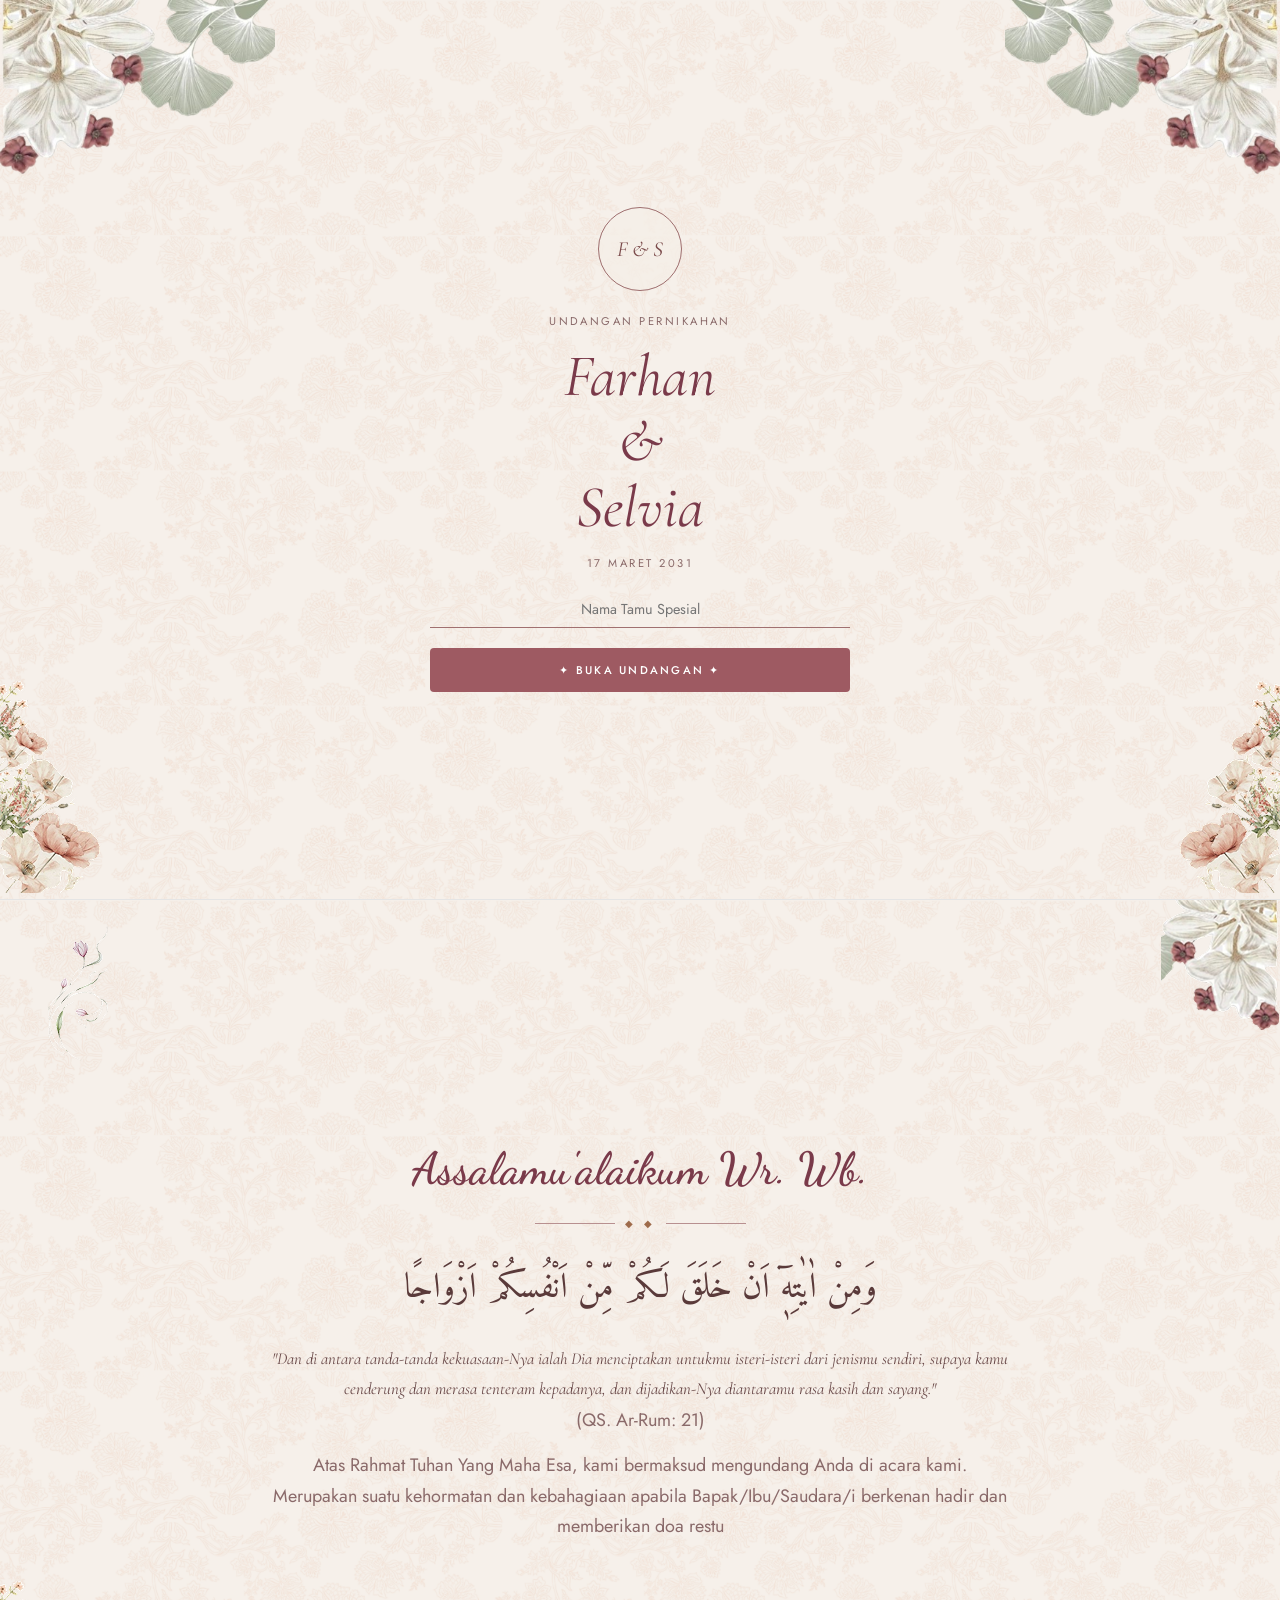
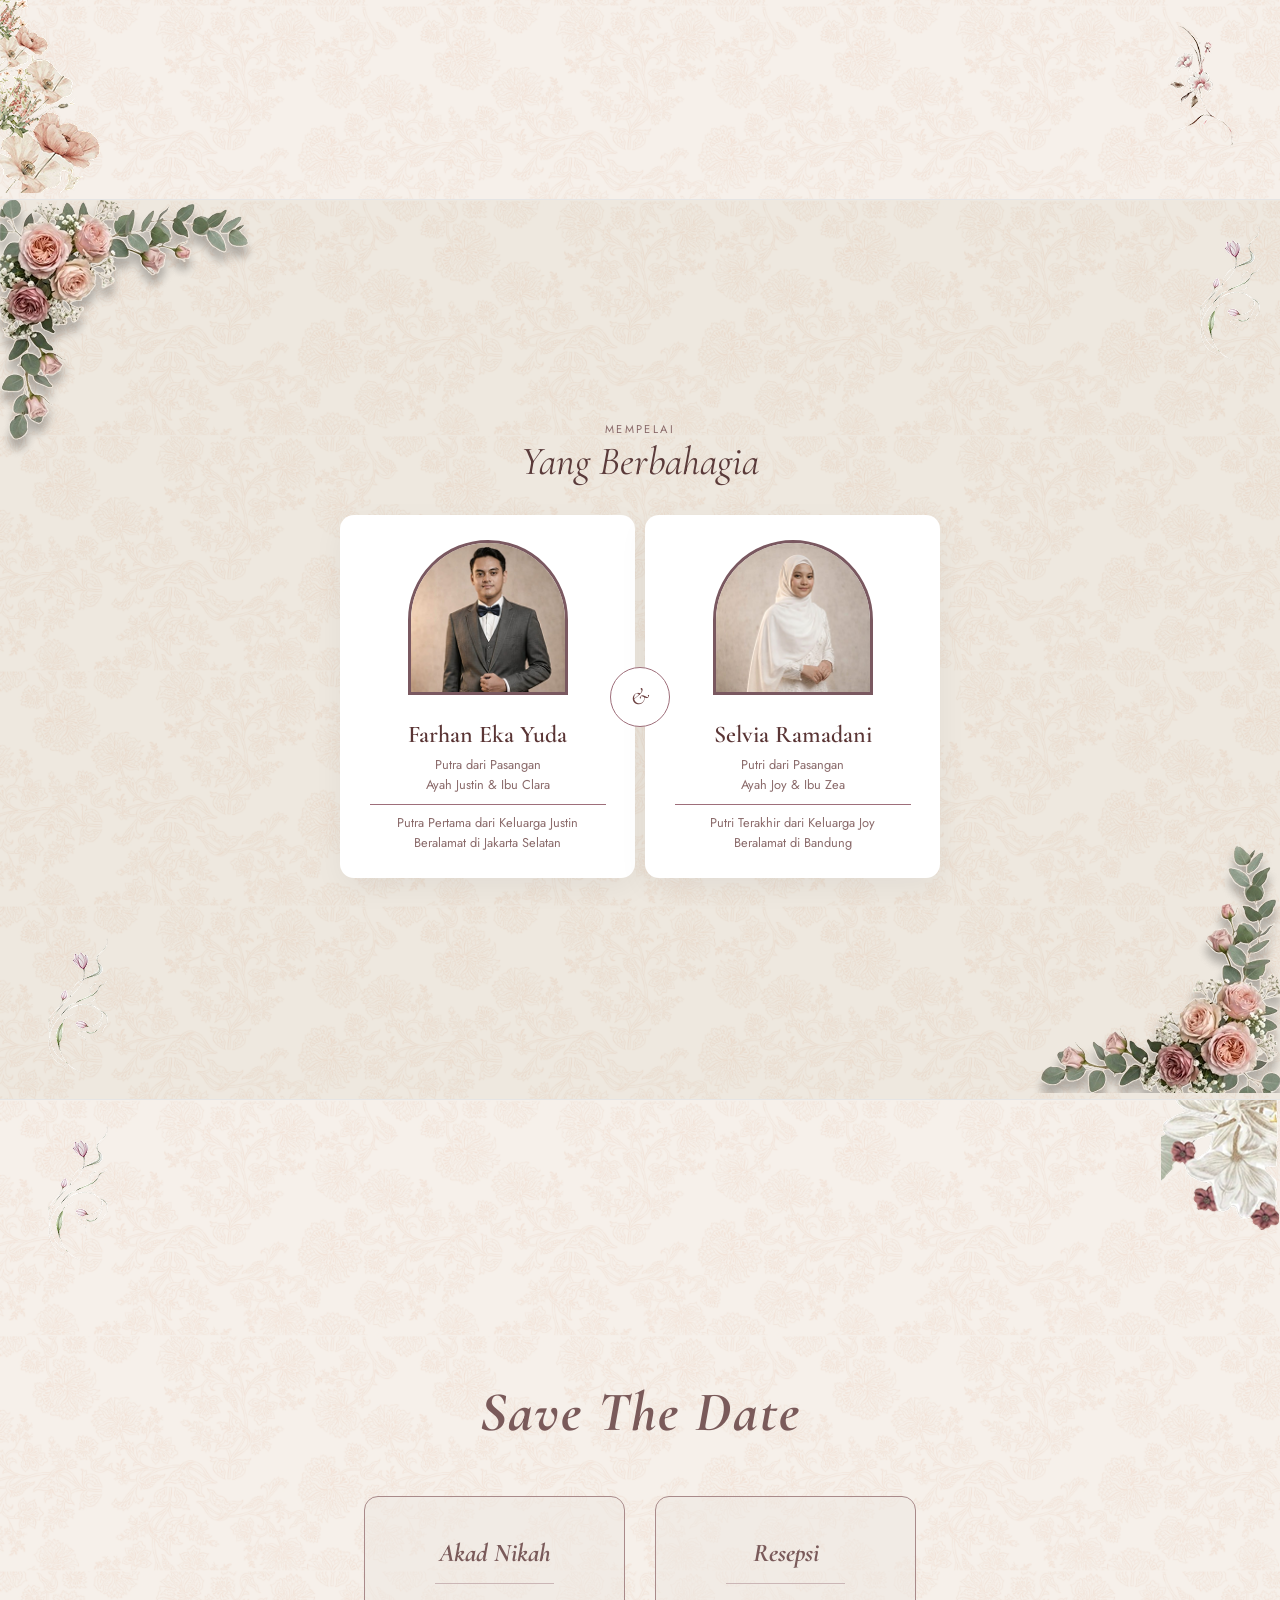
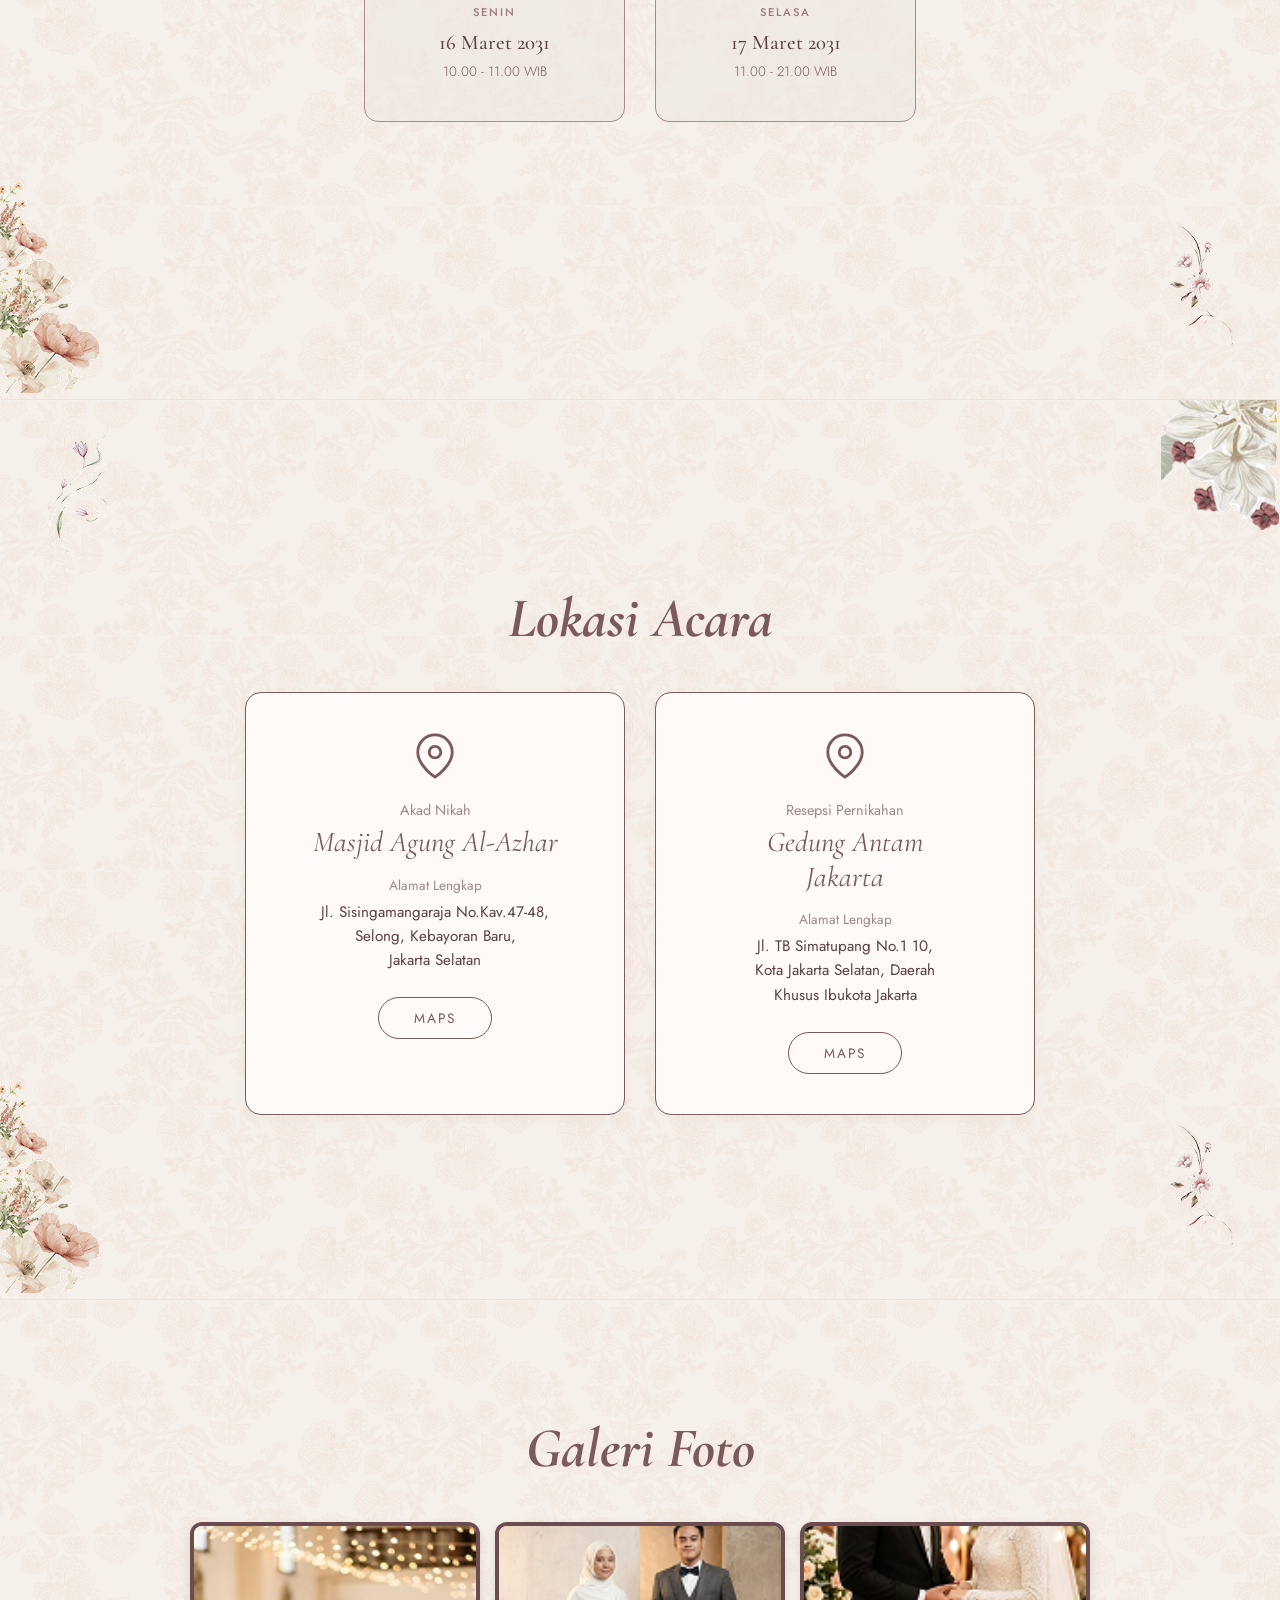
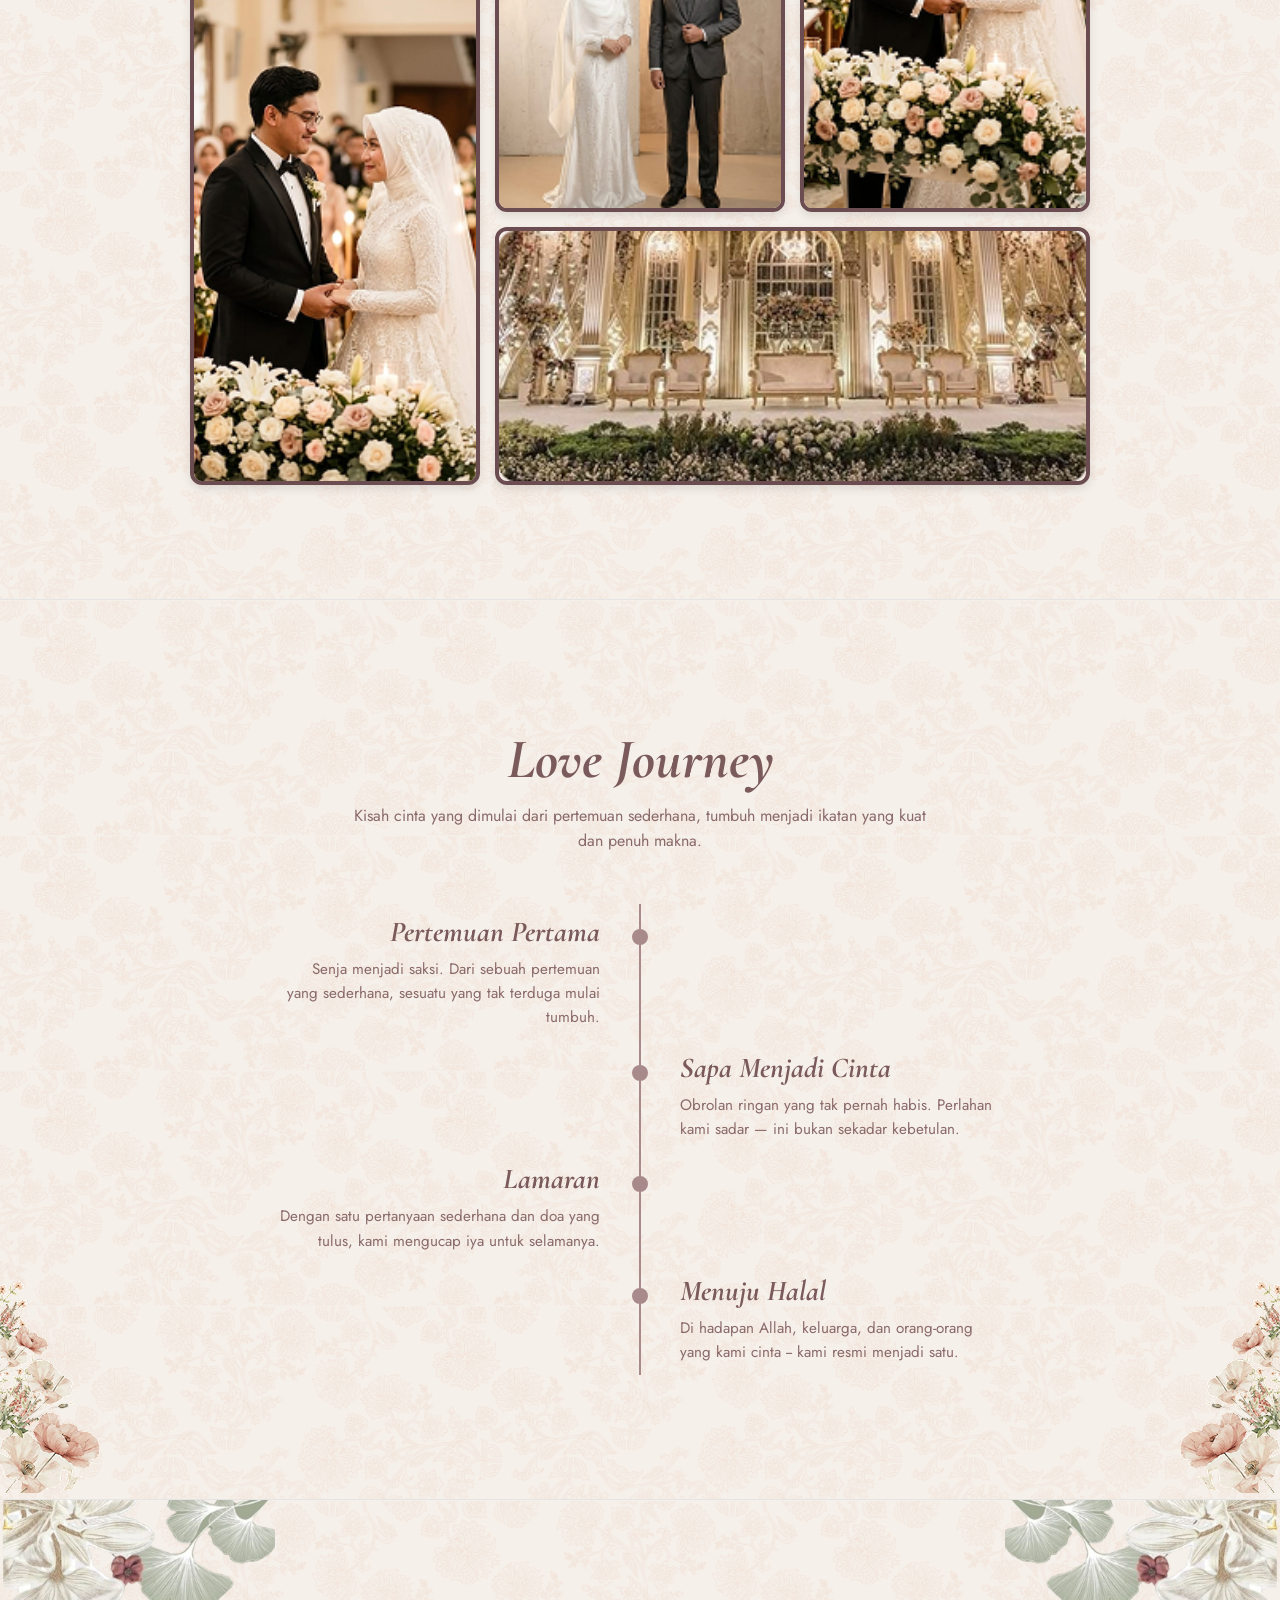
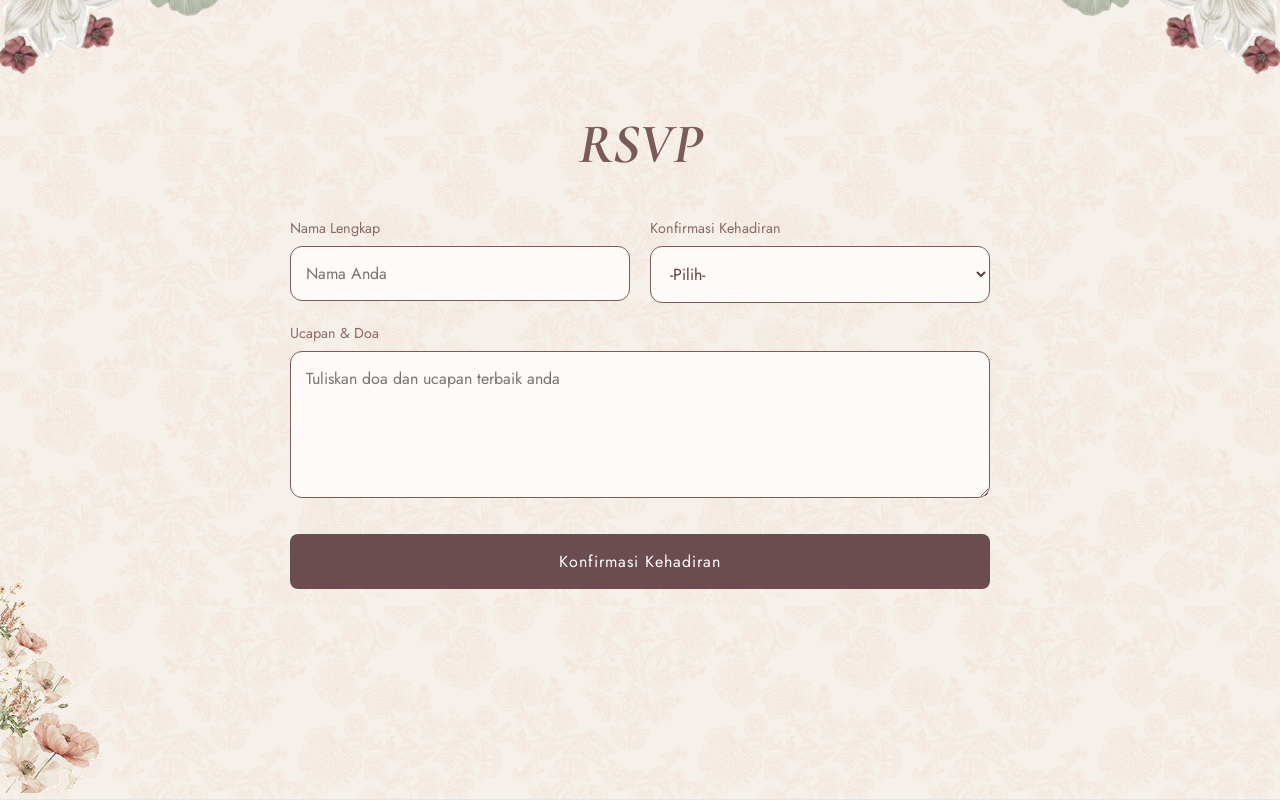
<file: frontend/undangan/undangan.html>
<!DOCTYPE html>
<html lang="id">
<head>
    <meta charset="UTF-8">
    <meta name="viewport" content="width=device-width, initial-scale=1.0">
    <title>Undangan Pernikahan - Farhan & Selvia</title>
    <link href="https://fonts.googleapis.com/css2?family=Dancing+Script:wght@600&family=Cormorant+Garamond:ital,wght@0,400;0,500;0,600;1,400;1,500;1,600&family=Jost:wght@300;400;500&family=Amiri&display=swap" rel="stylesheet">
    <link rel="stylesheet" href="style.css">
</head>
<body class="locked-scroll">

    <section class="section fade-in" id="cover">
        <div class="bg-texture"></div>
        <div class="floral-top-left"><img src="image 32.png" alt=""></div>
        <div class="floral-top-right"><img src="image 31.png" alt=""></div>
        <div class="floral-bottom-left"><img src="image 27.png" alt=""></div>
        <div class="floral-bottom-right"><img src="image 28.png" alt=""></div>

        <div class="cover-content">
            <div class="monogram"><span class="monogram-text">F & S</span></div>
            <div class="cover-subtitle">Undangan Pernikahan</div>
            <div class="cover-names">Farhan<br>&amp;<br>Selvia</div>
            <div class="cover-date">17 Maret 2031</div>
            <input type="text" class="cover-guest-input" placeholder="Nama Tamu Spesial">
            <button class="btn-buka" id="btn-buka">✦ BUKA UNDANGAN ✦</button>
        </div>
    </section>

    <section class="section fade-in" id="pengantar">
        <div class="bg-texture"></div>
        <div class="floral-top-left"><img src="image 16.png" alt=""></div>
        <div class="floral-top-right"><img src="image 25.png" alt=""></div>
        <div class="floral-bottom-left"><img src="image 24.png" alt=""></div>
        <div class="floral-bottom-right"><img src="image 12.png" alt=""></div>

        <div class="kp-content">
            <h2 class="kp-pembuka">Assalamu'alaikum Wr. Wb.</h2>
            <div class="kp-ornament">
                <div class="kp-line"></div>
                <div class="kp-diamond">◆ ◆</div>
                <div class="kp-line"></div>
            </div>
            <div class="kp-arabic">وَمِنْ اٰيٰتِهٖٓ اَنْ خَلَقَ لَكُمْ مِّنْ اَنْفُسِكُمْ اَزْوَاجًا</div>
            <div class="kp-quote">"Dan di antara tanda-tanda kekuasaan-Nya ialah Dia menciptakan untukmu isteri-isteri dari jenismu sendiri, supaya kamu cenderung dan merasa tenteram kepadanya, dan dijadikan-Nya diantaramu rasa kasih dan sayang."</div>
            <div class="kp-source">(QS. Ar-Rum: 21)</div>
            <div class="kp-message">Atas Rahmat Tuhan Yang Maha Esa, kami bermaksud mengundang Anda di acara kami.<br>Merupakan suatu kehormatan dan kebahagiaan apabila Bapak/Ibu/Saudara/i berkenan hadir dan memberikan doa restu</div>
        </div>
    </section>

    <section class="section fade-in" id="mempelai">
        <div class="bg-texture"></div>
        <div class="fm-bg"></div>
        <div class="floral-top-left"><img src="image 8.png" alt=""></div>
        <div class="floral-top-right"><img src="image 16.png" alt=""></div>
        <div class="floral-bottom-left"><img src="image 16.png" alt=""></div>
        <div class="floral-bottom-right"><img src="image 9.png" alt=""></div>

        <div class="fm-content">
            <div class="cover-subtitle">Mempelai</div>
            <div class="fm-title">Yang Berbahagia</div>
            <div class="fm-cards">
                <div class="mempelai-card">
                    <div class="photo-wrap"><img src="image mempelai1.png" alt="Farhan" style="object-position: left center;"></div>
                    <h3 class="mp-name">Farhan Eka Yuda</h3>
                    <p class="mp-parents">Putra dari Pasangan</p>
                    <p class="mp-parents">Ayah Justin & Ibu Clara</p>
                    <div class="mp-divider"></div>
                    <p class="mp-parents">Putra Pertama dari Keluarga Justin</p>
                    <p class="mp-parents">Beralamat di Jakarta Selatan</p>
                </div>
                
                <div class="and-circle">&amp;</div>
                
                <div class="mempelai-card">
                    <div class="photo-wrap"><img src="image mempelai2.png" alt="Selvia" style="object-position: right center;"></div>
                    <h3 class="mp-name">Selvia Ramadani</h3>
                    <p class="mp-parents">Putri dari Pasangan</p>
                    <p class="mp-parents">Ayah Joy & Ibu Zea</p>
                    <div class="mp-divider"></div>
                    <p class="mp-parents">Putri Terakhir dari Keluarga Joy</p>
                    <p class="mp-parents">Beralamat di Bandung</p>
                </div>
            </div>
        </div>
    </section>

    <section class="section fade-in" id="waktu">
        <div class="bg-texture"></div>
        <div class="floral-top-left"><img src="image 16.png" alt=""></div>
        <div class="floral-top-right"><img src="image 25.png" alt=""></div>
        <div class="floral-bottom-left"><img src="image 24.png" alt=""></div>
        <div class="floral-bottom-right"><img src="image 12.png" alt=""></div>

        <div class="wa-content">
            <h1 class="wa-title">Save The Date</h1>
            <div class="wa-events">
                <div class="event-card">
                    <h2>Akad Nikah</h2>
                    <div class="event-divider"></div>
                    <p class="event-day">Senin</p>
                    <p class="event-date">16 Maret 2031</p>
                    <p class="event-time">10.00 - 11.00 WIB</p>
                </div>
                <div class="event-card">
                    <h2>Resepsi</h2>
                    <div class="event-divider"></div>
                    <p class="event-day">Selasa</p>
                    <p class="event-date">17 Maret 2031</p>
                    <p class="event-time">11.00 - 21.00 WIB</p>
                </div>
            </div>
        </div>
    </section>

    <section class="section fade-in" id="lokasi">
        <div class="bg-texture"></div>
        <div class="floral-top-left"><img src="image 16.png" alt=""></div>
        <div class="floral-top-right"><img src="image 25.png" alt=""></div>
        <div class="floral-bottom-left"><img src="image 24.png" alt=""></div>
        <div class="floral-bottom-right"><img src="image 12.png" alt=""></div>

        <div class="content-global">
            <h1 class="section-title">Lokasi Acara</h1>
            <div class="lokasi-container">
                <div class="lokasi-card">
                    <div class="lokasi-icon">
                        <svg width="46" height="46" viewBox="0 0 24 24" fill="none" stroke="#7a5a5a" stroke-width="1.5" stroke-linecap="round" stroke-linejoin="round"><path d="M21 10c0 7-9 13-9 13s-9-6-9-13a9 9 0 0 1 18 0z"></path><circle cx="12" cy="10" r="3"></circle></svg>
                    </div>
                    <div class="lokasi-tipe">Akad Nikah</div>
                    <div class="lokasi-nama">Masjid Agung Al-Azhar</div>
                    <div class="lokasi-label">Alamat Lengkap</div>
                    <p class="lokasi-alamat">Jl. Sisingamangaraja No.Kav.47-48,<br>Selong, Kebayoran Baru,<br>Jakarta Selatan</p>
                    <a href="#" class="btn-maps">MAPS</a>
                </div>
                
                <div class="lokasi-card">
                    <div class="lokasi-icon">
                        <svg width="46" height="46" viewBox="0 0 24 24" fill="none" stroke="#7a5a5a" stroke-width="1.5" stroke-linecap="round" stroke-linejoin="round"><path d="M21 10c0 7-9 13-9 13s-9-6-9-13a9 9 0 0 1 18 0z"></path><circle cx="12" cy="10" r="3"></circle></svg>
                    </div>
                    <div class="lokasi-tipe">Resepsi Pernikahan</div>
                    <div class="lokasi-nama">Gedung Antam<br>Jakarta</div>
                    <div class="lokasi-label">Alamat Lengkap</div>
                    <p class="lokasi-alamat">Jl. TB Simatupang No.1 10,<br>Kota Jakarta Selatan, Daerah<br>Khusus Ibukota Jakarta</p>
                    <a href="#" class="btn-maps">MAPS</a>
                </div>
            </div>
        </div>
    </section>

    <section class="section fade-in" id="galeri">
        <div class="bg-texture"></div>
        <div class="content-global" style="max-width: 900px;">
            <h1 class="section-title">Galeri Foto</h1>
            <div class="gallery-grid">
                <div class="gal-item img-1"><img src="galeri 1.png" alt="Galeri 1"></div>
                <div class="gal-item img-2"><img src="Galeri 2.png" alt="Galeri 2"></div>
                <div class="gal-item img-3"><img src="Galeri 3.png" alt="Galeri 3"></div>
                <div class="gal-item img-4"><img src="Galeri 4.jpg" alt="Galeri 4"></div>
            </div>
        </div>
    </section>

    <section class="section fade-in" id="journey">
        <div class="bg-texture"></div>
        <div class="floral-bottom-left"><img src="image 27.png" alt=""></div>
        <div class="floral-bottom-right"><img src="image 28.png" alt=""></div>

        <div class="content-global">
            <h1 class="section-title" style="margin-bottom: 10px;">Love Journey</h1>
            <p class="journey-subtitle">Kisah cinta yang dimulai dari pertemuan sederhana, tumbuh menjadi ikatan yang kuat dan penuh makna.</p>
            
            <div class="timeline">
                <div class="tl-container tl-left">
                    <div class="tl-content">
                        <h3>Pertemuan Pertama</h3>
                        <p>Senja menjadi saksi. Dari sebuah pertemuan yang sederhana, sesuatu yang tak terduga mulai tumbuh.</p>
                    </div>
                </div>
                <div class="tl-container tl-right">
                    <div class="tl-content">
                        <h3>Sapa Menjadi Cinta</h3>
                        <p>Obrolan ringan yang tak pernah habis. Perlahan kami sadar — ini bukan sekadar kebetulan.</p>
                    </div>
                </div>
                <div class="tl-container tl-left">
                    <div class="tl-content">
                        <h3>Lamaran</h3>
                        <p>Dengan satu pertanyaan sederhana dan doa yang tulus, kami mengucap iya untuk selamanya.</p>
                    </div>
                </div>
                <div class="tl-container tl-right">
                    <div class="tl-content">
                        <h3>Menuju Halal</h3>
                        <p>Di hadapan Allah, keluarga, dan orang-orang yang kami cinta -- kami resmi menjadi satu.</p>
                    </div>
                </div>
            </div>
        </div>
    </section>

    <section class="section fade-in" id="rsvp">
        <div class="bg-texture"></div>
        <div class="floral-top-left"><img src="image 32.png" alt=""></div>
        <div class="floral-top-right"><img src="image 31.png" alt=""></div>
        <div class="floral-bottom-left"><img src="image 27.png" alt=""></div>
        
        <div class="content-global" style="max-width: 800px;">
            <h1 class="section-title">RSVP</h1>
            <form class="rsvp-form" id="form-rsvp">
                <div class="form-row">
                    <div class="input-group">
                        <label>Nama Lengkap</label>
                        <input type="text" placeholder="Nama Anda" required>
                    </div>
                    <div class="input-group">
                        <label>Konfirmasi Kehadiran</label>
                        <select required>
                            <option value="" disabled selected>-Pilih-</option>
                            <option value="hadir">Ya, Saya Akan Hadir</option>
                            <option value="tidak">Maaf, Tidak Bisa Hadir</option>
                        </select>
                    </div>
                </div>
                <div class="input-group">
                    <label>Ucapan & Doa</label>
                    <textarea placeholder="Tuliskan doa dan ucapan terbaik anda" rows="5" required></textarea>
                </div>
                <button type="submit" class="btn-submit">Konfirmasi Kehadiran</button>
            </form>
        </div>
    </section>

    <script src="script.js"></script>
</body>
</html>
</file>
<file: frontend/dashboard/style.css>
:root {
  --bg: #f0ebe4;
  --sidebar-bg: #faf7f4;
  --white: #ffffff;
  --primary: #9e4f5a;
  --primary-hover: #8a3f4a;
  --primary-light: #c47a84;
  --text-dark: #3a3028;
  --text-mid: #7a6e66;
  --text-light: #a89e96;
  --border: #e4ddd6;
  --input-bg: #f5f0eb;
  --badge-bg: #9e4f5a;
  --active-sidebar: #f0e8e9;
  --shadow: 0 2px 12px rgba(100,60,50,0.08);
  --shadow-lg: 0 8px 30px rgba(100,60,50,0.12);
  --radius: 12px;
  --radius-sm: 8px;
}

* { margin: 0; padding: 0; box-sizing: border-box; }

body {
  font-family: 'Jost', sans-serif;
  background: var(--bg);
  color: var(--text-dark);
  min-height: 100vh;
  overflow-x: hidden;
}

/* ========== LOGIN PAGE ========== */
#login-page {
  display: flex;
  align-items: center;
  justify-content: center;
  min-height: 100vh;
  background: #f5efe9;
  padding: 20px;
}

.login-card {
  background: var(--white);
  border-radius: 20px;
  padding: 52px 48px 48px;
  width: 100%;
  max-width: 440px;
  box-shadow: 0 8px 40px rgba(120,70,60,0.10);
}

.login-title {
  font-family: 'Dancing Script', cursive;
  font-size: 2.4rem;
  color: var(--primary);
  text-align: center;
  margin-bottom: 36px;
  font-weight: 600;
}

.form-group {
  margin-bottom: 20px;
}

.form-label {
  display: block;
  font-size: 0.72rem;
  font-weight: 600;
  letter-spacing: 0.12em;
  color: var(--text-mid);
  margin-bottom: 8px;
  text-transform: uppercase;
}

.form-input {
  width: 100%;
  padding: 14px 16px;
  background: var(--input-bg);
  border: 1.5px solid transparent;
  border-radius: var(--radius-sm);
  font-family: 'Jost', sans-serif;
  font-size: 0.95rem;
  color: var(--text-dark);
  outline: none;
  transition: border-color 0.2s;
}

.form-input:focus {
  border-color: var(--primary-light);
}

.btn-primary {
  width: 100%;
  padding: 15px;
  background: var(--primary);
  color: white;
  border: none;
  border-radius: var(--radius-sm);
  font-family: 'Jost', sans-serif;
  font-size: 0.8rem;
  font-weight: 600;
  letter-spacing: 0.15em;
  text-transform: uppercase;
  cursor: pointer;
  margin-top: 8px;
  transition: background 0.2s, transform 0.15s;
}

.btn-primary:hover {
  background: var(--primary-hover);
  transform: translateY(-1px);
}

.error-msg {
  color: var(--primary);
  font-size: 0.82rem;
  text-align: center;
  margin-top: 12px;
  display: none;
}

/* Settingan Admin Layout */
#admin-page { display: none; }

.admin-wrapper {
  display: flex;
  min-height: 100vh;
  position: relative;
}

/* Bagian SideBar */
.sidebar {
  width: 280px;
  min-width: 280px;
  background: var(--sidebar-bg);
  border-right: 1px solid var(--border);
  display: flex;
  flex-direction: column;
  padding: 36px 0 24px;
  position: fixed;
  top: 0;
  left: 0;
  height: 100vh;
  overflow-y: auto;
  z-index: 100;
  transition: transform 0.3s ease;
}

.sidebar-brand {
  text-align: center;
  padding: 0 24px 28px;
  border-bottom: 1px solid var(--border);
}

.sidebar-brand-name {
  font-family: 'Dancing Script', cursive;
  font-size: 1.65rem;
  color: var(--primary);
  font-weight: 600;
  display: block;
}

.sidebar-brand-label {
  font-size: 0.65rem;
  font-weight: 600;
  letter-spacing: 0.18em;
  color: var(--text-light);
  text-transform: uppercase;
  margin-top: 4px;
  display: block;
}

.sidebar-nav {
  padding: 24px 16px;
  flex: 1;
}

.nav-item {
  display: flex;
  align-items: center;
  gap: 12px;
  padding: 12px 16px;
  border-radius: var(--radius-sm);
  cursor: pointer;
  transition: background 0.2s;
  margin-bottom: 4px;
  color: var(--text-mid);
  font-size: 0.92rem;
}

.nav-item:hover, .nav-item.active {
  background: var(--active-sidebar);
  color: var(--text-dark);
  font-weight: 500;
}

.nav-icon { font-size: 1rem; width: 20px; text-align: center; }

.nav-badge {
  background: var(--badge-bg);
  color: white;
  font-size: 0.7rem;
  font-weight: 600;
  padding: 2px 7px;
  border-radius: 20px;
  margin-left: auto;
}

.sidebar-footer {
  padding: 24px;
  border-top: 1px solid var(--border);
  text-align: center;
}

.sidebar-countdown-label, .sidebar-countdown-suffix {
  font-size: 0.62rem;
  font-weight: 600;
  letter-spacing: 0.15em;
  color: var(--text-light);
  text-transform: uppercase;
  display: block;
}

.sidebar-countdown-label { margin-bottom: 6px; }
.sidebar-countdown-suffix { margin-top: 4px; }

.sidebar-countdown-days {
  font-family: 'Cormorant Garamond', serif;
  font-size: 2.4rem;
  color: var(--text-dark);
  font-style: italic;
  line-height: 1;
}

.sidebar-overlay {
  display: none;
  position: fixed;
  top: 0; left: 0; width: 100%; height: 100%;
  background: rgba(0,0,0,0.4);
  z-index: 90;
}

/* MAIN CONTENT */
.main-content {
  margin-left: 280px;
  flex: 1;
  min-height: 100vh;
  width: calc(100% - 280px);
  transition: margin 0.3s ease;
}

.content-header {
  display: flex;
  align-items: center;
  justify-content: space-between;
  padding: 28px 36px 24px;
  background: var(--bg);
}

.header-left {
  display: flex;
  align-items: center;
  gap: 16px;
}

.mobile-toggle {
  display: none;
  background: none;
  border: none;
  font-size: 1.5rem;
  color: var(--text-dark);
  cursor: pointer;
}

.content-title {
  font-family: 'Cormorant Garamond', serif;
  font-size: 2rem;
  font-weight: 300;
  font-style: italic;
  color: var(--text-dark);
}

.header-actions {
  display: flex;
  gap: 10px;
}

.btn-outline, .btn-save {
  padding: 9px 22px;
  border-radius: 6px;
  font-family: 'Jost', sans-serif;
  font-size: 0.75rem;
  font-weight: 600;
  letter-spacing: 0.1em;
  text-transform: uppercase;
  cursor: pointer;
  transition: background 0.2s;
}

.btn-outline {
  background: transparent;
  border: 1.5px solid var(--text-dark);
  color: var(--text-dark);
}

.btn-save {
  background: var(--primary);
  border: none;
  color: white;
}

.content-body { padding: 0 36px 36px; }

/* DATA TAMU & EDIT PAGE */
.stats-row {
  display: grid;
  grid-template-columns: repeat(3, 1fr);
  gap: 16px;
  margin-bottom: 24px;
}

.stat-card, .guest-list-card, .share-card, .edit-card {
  background: var(--white);
  border-radius: var(--radius);
  padding: 28px 24px;
  box-shadow: var(--shadow);
}

.stat-card { text-align: center; }

.stat-number {
  font-family: 'Cormorant Garamond', serif;
  font-size: 3rem;
  font-weight: 400;
  font-style: italic;
  line-height: 1;
  margin-bottom: 8px;
}
.stat-number.total { color: var(--primary); }
.stat-number.hadir { color: #8a9e5a; }
.stat-number.belum { color: var(--text-light); }

.stat-label {
  font-size: 0.65rem;
  font-weight: 600;
  letter-spacing: 0.15em;
  color: var(--text-light);
  text-transform: uppercase;
}

.guest-list-card { margin-bottom: 16px; }

.guest-list-title, .share-title {
  font-family: 'Dancing Script', cursive;
  font-size: 1.3rem;
  color: var(--primary);
  font-weight: 600;
}

.guest-list-title { margin-bottom: 18px; }
.share-title { margin-bottom: 6px; }

.guest-item {
  display: flex;
  align-items: center;
  justify-content: space-between;
  padding: 14px 0;
  border-bottom: 1px solid var(--border);
}
.guest-item:last-child { border-bottom: none; }

.guest-name { font-size: 0.92rem; color: var(--text-dark); }

.guest-badge {
  font-size: 0.72rem;
  padding: 4px 14px;
  border-radius: 20px;
  font-weight: 500;
}
.badge-hadir {
  background: #f0f4e8;
  color: #6b8a3a;
  border: 1px solid #d0e0b0;
}

.share-card { background: var(--input-bg); }

.share-desc {
  font-size: 0.85rem;
  color: var(--text-mid);
  margin-bottom: 16px;
}

.share-link-row {
  display: flex;
  align-items: center;
  background: var(--white);
  border-radius: var(--radius-sm);
  border: 1px solid var(--border);
  overflow: hidden;
}

.share-link-text {
  flex: 1;
  padding: 12px 16px;
  font-size: 0.88rem;
  color: var(--text-mid);
  overflow: hidden;
  text-overflow: ellipsis;
  white-space: nowrap;
}

.btn-copy {
  padding: 12px 20px;
  background: var(--primary);
  color: white;
  border: none;
  cursor: pointer;
}

.section-label {
  font-size: 0.68rem;
  font-weight: 600;
  letter-spacing: 0.18em;
  color: var(--text-light);
  text-transform: uppercase;
  margin-bottom: 24px;
  padding-bottom: 12px;
  border-bottom: 1px solid var(--border);
}

.form-grid-2 {
  display: grid;
  grid-template-columns: 1fr 1fr;
  gap: 20px;
  margin-bottom: 20px;
}

.edit-form-group { display: flex; flex-direction: column; gap: 8px; }

.edit-form-label {
  font-size: 0.68rem;
  font-weight: 600;
  letter-spacing: 0.12em;
  color: var(--text-mid);
  text-transform: uppercase;
}

.edit-form-input, .edit-form-textarea {
  padding: 13px 16px;
  background: var(--input-bg);
  border: 1.5px solid transparent;
  border-radius: var(--radius-sm);
  width: 100%;
}

.edit-form-textarea { resize: vertical; min-height: 130px; }

.page { display: none; }
.page.active { display: block; }

/* TOAST */
.toast {
  position: fixed;
  bottom: 32px;
  right: 32px;
  background: var(--text-dark);
  color: white;
  padding: 12px 22px;
  border-radius: 8px;
  font-size: 0.85rem;
  opacity: 0;
  transform: translateY(10px);
  transition: all 0.3s;
  pointer-events: none;
  z-index: 1000;
}
.toast.show { opacity: 1; transform: translateY(0); }


/* ==========================================
   RESPONSIVE MEDIA QUERIES
========================================== */
@media (max-width: 992px) {
  .stats-row {
    grid-template-columns: 1fr;
  }
}

@media (max-width: 768px) {
  .login-card {
    padding: 40px 24px 30px;
  }
  
  .sidebar {
    transform: translateX(-100%);
  }
  
  .sidebar.open {
    transform: translateX(0);
  }
  
  .sidebar-overlay.show {
    display: block;
  }
  
  .main-content {
    margin-left: 0;
    width: 100%;
  }

  .mobile-toggle {
    display: block;
  }

  .content-header {
    padding: 20px 24px 16px;
    flex-direction: column;
    align-items: flex-start;
    gap: 16px;
  }

  .header-actions {
    width: 100%;
    justify-content: flex-start;
  }

  .content-body {
    padding: 0 24px 24px;
  }

  .form-grid-2 {
    grid-template-columns: 1fr;
  }
  
  .share-link-row {
    flex-direction: column;
    align-items: stretch;
  }
  
  .btn-copy {
    text-align: center;
  }
}
</file>
<file: frontend/undangan/style.css>
/* --- RESET & GOOGLE FONTS --- */
* { margin:0; padding:0; box-sizing:border-box; }

body {
    background: #e5e5e5;
    font-family: 'Jost', sans-serif;
    color: #5a3a3a;
    overflow-x: hidden;
}

/* Untuk Mengunci scroll sebelum cover dibuka */
body.locked-scroll { overflow: hidden; }

/* Untuk KOMPONEN SECTION / LAYOUT UTAMA */
.section {
    width: 100%;
    min-height: 100vh;
    position: relative;
    overflow: hidden;
    background: #f6efe8;
    display: flex;
    align-items: center;
    justify-content: center;
    border-bottom: 1px solid #e5e5e5;
    padding: 60px 20px;
}

.bg-texture {
    position: absolute;
    inset: 0;
    opacity: 1;
    background-image: url("pattern.png");
    background-size: 400px;
}

/* Untuk SISTEM DEKORASI BUNGA */
.floral-top-left     { position: absolute; top: 0; left: 0; z-index: 5; }
.floral-top-right    { position: absolute; top: 0; right: 0; z-index: 5; }
.floral-bottom-left  { position: absolute; bottom: 0; left: 0; z-index: 5; }
.floral-bottom-right { position: absolute; bottom: 0; right: 0; z-index: 5; }

.floral-top-left img, .floral-top-right img,
.floral-bottom-left img, .floral-bottom-right img {
    max-width: 100%;
    height: auto;
}

/* Untuk KONTEN TENGAH GLOBAL */
.cover-content, .kp-content, .fm-content, .wa-content, .content-global {
    position: relative;
    z-index: 10;
    width: 100%;
    max-width: 1000px;
    text-align: center;
}

.section-title {
    font-family: 'Cormorant Garamond', serif;
    font-style: italic;
    font-size: 3.5rem;
    color: #7a5a5a;
    text-align: center;
    margin-bottom: 40px;
}

/* Halaman Cover*/
.cover-content { max-width: 420px; margin: 0 auto; }

.monogram {
    width: 84px; height: 84px;
    border-radius: 50%;
    border: 1.5px solid #9e6e6e;
    background: rgba(246,239,232,0.8);
    display: flex;
    align-items: center;
    justify-content: center;
    margin: 0 auto 22px;
}
.monogram-text { font-family: 'Cormorant Garamond', serif; font-style: italic; font-size: 1.35rem; color: #7a4a4a; }

.cover-names { font-family: 'Cormorant Garamond', serif; font-style: italic; font-size: 3.7rem; color: #7a3a4a; line-height: 1.1; margin: 15px 0; }
.cover-subtitle, .cover-date { font-family: 'Jost', sans-serif; font-size: 0.7rem; letter-spacing: 0.22em; text-transform: uppercase; color: #8a6a6a; }

.cover-guest-input {
    width: 100%; background: transparent; border: none; border-bottom: 1px solid #a07070;
    padding: 8px 0; text-align: center; font-family: 'Jost', sans-serif; font-size: 0.9rem;
    color: #a07070; outline: none; margin: 20px 0;
}

.btn-buka {
    width: 100%; padding: 14px; background: #9e5a62; color: white; border: none;
    border-radius: 4px; letter-spacing: 0.2em; font-family: 'Jost', sans-serif;
    font-size: 0.7rem; font-weight: 500; cursor: pointer; transition: 0.3s ease;
}
.btn-buka:hover { background: #8a4a52; transform: translateY(-2px); }

/* halaman Kata Pengantar */
.kp-content { max-width: 750px; margin: 0 auto; }
.kp-pembuka { font-family: 'Dancing Script', cursive; font-size: 2.8rem; color: #7a3a4a; font-weight: 600; margin-bottom: 20px; }
.kp-ornament { display: flex; align-items: center; justify-content: center; gap: 10px; margin-bottom: 26px; }
.kp-line { width: 80px; height: 1px; background: #b89090; }
.kp-diamond { color: #9e6a4a; font-size: 0.65rem; letter-spacing: 4px; }
.kp-arabic { font-family: 'Amiri', serif; font-size: 2.2rem; margin-bottom: 25px; }
.kp-quote { font-family: 'Cormorant Garamond', serif; font-style: italic; font-size: 1.05rem; line-height: 1.8; color: #6a4a4a; }
.kp-source, .kp-message { font-family: 'Jost', sans-serif; font-size: 18px; color: #8a6a6a; margin-bottom: 15px; line-height: 1.7; }

/* Halaman Mempelai */
.fm-bg { position: absolute; inset: 0; background: #ede6dc; z-index: 1; }
.section .bg-texture { z-index: 2; }
.fm-content { max-width: 850px; margin: 0 auto; }
.fm-title { font-family: 'Cormorant Garamond', serif; font-style: italic; font-size: 2.5rem; margin-bottom: 30px; }
.fm-cards { display: flex; align-items: center; justify-content: center; }

.mempelai-card {
    background: white; width: 295px; border-radius: 14px;
    padding-bottom: 25px; box-shadow: 0 10px 30px rgba(0,0,0,0.05); z-index: 5;
}
.photo-wrap { width: 160px; height: 155px; margin: 25px auto; border-radius: 80px 80px 0 0; border: 3px solid #7A5860; overflow: hidden; }
.photo-wrap img { width: 100%; height: 100%; object-fit: cover; }
.mp-name { font-family: 'Cormorant Garamond', serif; font-size: 1.5rem; font-weight: 600; color: #5a3535; margin-bottom: 6px; }
.mp-parents { font-family: 'Jost', sans-serif; font-size: 0.8rem; font-weight: 400; color: #8a6a6a; line-height: 1.6; }
.mp-divider { width: 80%; height: 1px; background: #9e6e7a; margin: 8px auto; }

.and-circle {
    width: 60px; height: 60px; background: white; border: 1px solid #9e6e7a;
    border-radius: 50%; display: flex; align-items: center; justify-content: center;
    margin: 0 -25px; z-index: 10; font-family: 'Cormorant Garamond', serif;
    font-style: italic; font-size: 1.5rem; color: #6b3f3f;
}

/* Halaman Waktu Acara */
.wa-content { max-width: 600px; margin: 0 auto; }
.wa-title { font-family: 'Cormorant Garamond', serif; font-style: italic; font-size: 3.5rem; color: #7a5a5a; letter-spacing: 2px; margin-bottom: 50px; }
.wa-events { display: flex; gap: 30px; justify-content: center; }
.event-card {
    width: 261px; padding: 40px 30px; background: rgba(237, 232, 226, 0.5);
    border-radius: 14px; border: 1px solid #a98a8a; text-align: center;
    transition: 0.3s; display: flex; flex-direction: column; justify-content: center;
}
.event-card:hover { background: rgba(237, 232, 226, 1); transform: translateY(-5px); }
.event-card h2 { font-family: 'Cormorant Garamond', serif; font-style: italic; font-size: 1.6rem; color: #7a5a5a; margin-bottom: 15px; }
.event-divider { height: 1px; background: #cbb6b6; margin: 0 auto 20px; width: 60%; }
.event-day { font-family: 'Jost', sans-serif; font-size: 0.7rem; font-weight: 500; letter-spacing: 0.18em; text-transform: uppercase; color: #9d7b78; margin-bottom: 4px; }
.event-date { font-family: 'Cormorant Garamond', serif; font-weight: 500; font-size: 1.3rem; color: #5a4040; margin: 6px 0; }
.event-time { font-family: 'Jost', sans-serif; font-size: 0.85rem; color: #7a5a5a; font-weight: 300; }

/* Halaman Lokasi Acara */
.lokasi-container { display: flex; gap: 30px; justify-content: center; }
.lokasi-card {
    background: #fdfaf7; border: 1px solid #7a5a5a; border-radius: 16px;
    padding: 40px 30px; width: 380px; text-align: center; box-shadow: 0 4px 15px rgba(0,0,0,0.03);
}
.lokasi-icon { margin-bottom: 15px; }
.lokasi-tipe { font-family: 'Jost', sans-serif; font-size: 0.9rem; color: #a08888; margin-bottom: 5px; }
.lokasi-nama { font-family: 'Cormorant Garamond', serif; font-style: italic; font-size: 1.8rem; color: #7a5a5a; margin-bottom: 10px; line-height: 1.2; }
.lokasi-label { font-family: 'Jost', sans-serif; font-size: 0.85rem; color: #a08888; margin-top: 15px; margin-bottom: 5px; }
.lokasi-alamat { font-family: 'Jost', sans-serif; font-size: 0.95rem; color: #5a4040; line-height: 1.6; margin-bottom: 25px; }
.btn-maps {
    display: inline-block; padding: 10px 35px; border: 1px solid #7a5a5a;
    border-radius: 30px; color: #7a5a5a; text-decoration: none; font-family: 'Jost', sans-serif;
    font-size: 0.85rem; letter-spacing: 2px; transition: 0.3s;
}
.btn-maps:hover { background: #7a5a5a; color: white; }

/* Halaman Galery Foto */
.gallery-grid {
    display: grid; grid-template-columns: 1fr 1fr 1fr; grid-template-rows: auto auto; gap: 15px;
}
.gal-item { border-radius: 12px; overflow: hidden; border: 4px solid #6b4c50; box-shadow: 0 4px 10px rgba(0,0,0,0.1); }
.gal-item img { width: 100%; height: 100%; object-fit: cover; display: block; transition: transform 0.4s ease; }
.gal-item:hover img { transform: scale(1.05); }
.img-1 { grid-column: 1 / 2; grid-row: 1 / 3; min-height: 400px; }
.img-2 { grid-column: 2 / 3; grid-row: 1 / 2; aspect-ratio: 1/1; }
.img-3 { grid-column: 3 / 4; grid-row: 1 / 2; aspect-ratio: 1/1; }
.img-4 { grid-column: 2 / 4; grid-row: 2 / 3; min-height: 200px; }

/* Halaman Love Journey */
.journey-subtitle { font-family: 'Jost', sans-serif; font-size: 1rem; color: #8a6a6a; text-align: center; max-width: 600px; margin: 0 auto 50px; line-height: 1.6; }
.timeline { position: relative; max-width: 800px; margin: 0 auto; }
.timeline::after { content: ''; position: absolute; width: 2px; background-color: #a98a8a; top: 0; bottom: 0; left: 50%; transform: translateX(-50%); }
.tl-container { padding: 10px 40px; position: relative; width: 50%; }
.tl-container::after { content: ''; position: absolute; width: 16px; height: 16px; background-color: #a98a8a; border-radius: 50%; top: 25px; z-index: 1; }
.tl-left { left: 0; text-align: right; }
.tl-right { left: 50%; text-align: left; }
.tl-left::after { right: -8px; }
.tl-right::after { left: -8px; }
.tl-content h3 { font-family: 'Cormorant Garamond', serif; font-style: italic; font-size: 1.8rem; color: #7a5a5a; margin-bottom: 8px; }
.tl-content p { font-family: 'Jost', sans-serif; font-size: 0.95rem; color: #8a6a6a; line-height: 1.6; }

/* Halaman RSVP */
.rsvp-form { text-align: left; margin: 0 auto; max-width: 700px; }
.form-row { display: grid; grid-template-columns: 1fr 1fr; gap: 20px; margin-bottom: 20px; }
.input-group label { display: block; font-family: 'Jost', sans-serif; font-size: 0.9rem; color: #8a6a6a; margin-bottom: 8px; }
.input-group input, .input-group select, .input-group textarea {
    width: 100%; padding: 15px; border: 1px solid #7a5a5a; border-radius: 12px;
    background: #fdfaf7; font-family: 'Jost', sans-serif; font-size: 1rem;
    color: #5a4040; outline: none; transition: 0.3s;
}
.input-group input:focus, .input-group select:focus, .input-group textarea:focus { border-color: #6b4c50; box-shadow: 0 0 5px rgba(107, 76, 80, 0.2); }
.btn-submit {
    display: block; width: 100%; padding: 16px; background: #6b4c50; color: white;
    border: none; border-radius: 8px; font-family: 'Jost', sans-serif; font-size: 1rem;
    letter-spacing: 1px; cursor: pointer; margin-top: 30px; transition: 0.3s;
}
.btn-submit:hover { background: #5a3c40; }


.fade-in { opacity: 0; transform: translateY(30px); transition: opacity 1s ease-out, transform 1s ease-out; }
.fade-in.visible { opacity: 1; transform: translateY(0); }


@media (max-width: 768px) {
    .section { padding: 40px 15px; }
    .floral-top-left img, .floral-top-right img,
    .floral-bottom-left img, .floral-bottom-right img { width: 120px; }

    .cover-names { font-size: 3rem; }
    .kp-pembuka { font-size: 2.2rem; }
    .kp-arabic { font-size: 1.8rem; }
    .kp-message { font-size: 15px; }

  
    .fm-cards { flex-direction: column; }
    .mempelai-card { width: 100%; max-width: 320px; }
    .and-circle { margin: -15px auto; position: relative; z-index: 15; }

    .wa-events, .lokasi-container { flex-direction: column; align-items: center; gap: 20px; }
    .event-card, .lokasi-card { width: 100%; max-width: 340px; padding: 30px 20px; height: auto; }
    .wa-title, .section-title { font-size: 2.5rem; }


    .gallery-grid { 
        display: grid; 
        grid-template-columns: 1fr 1fr; 
        gap: 12px; 
    }
    .gal-item { 
        width: 100%;
        height: 100%;
        min-height: unset; 
    }
    
    
    .img-1 { 
        grid-column: 1 / -1; 
        grid-row: auto;      
        aspect-ratio: 4/3;   
    } 
    .img-2 { 
        grid-column: 1 / 2;  
        grid-row: auto;
        aspect-ratio: 1/1;   
    }                 
    .img-3 { 
        grid-column: 2 / 3;  
        grid-row: auto;
        aspect-ratio: 1/1;   
    }                 
    .img-4 { 
        grid-column: 1 / -1; 
        grid-row: auto;
        aspect-ratio: 16/9;  
    }

    /* Halaman Love Journey */
    .timeline::after { left: 20px; transform: none; }
    .tl-container { width: 100%; padding-left: 55px; padding-right: 15px; text-align: left; }
    .tl-right { left: 0; }
    .tl-left::after, .tl-right::after { left: 13px; top: 18px; }

    /* Halaman RSVP */
    .form-row { grid-template-columns: 1fr; gap: 20px; }
}
</file>
<file: tugas_css.css>
table,
p {
    text-align: justify;
}
body {
    margin:2rem;
    padding-left: 28rem;
    padding-right: 28rem;

}
.judul {
	background-color: #00ffff;
	text-align: center;
	padding: 0px 0;
	font-size: inherit;
	margin: 0 0 16px 0;
}

table, th, td {
	border: 1px solid black;
	border-collapse: collapse;
}

.pembukaan {
    background-color: #0000ff;
    color: white;
	text-align: center;
	padding: 0px 0;
	font-size: inherit;
	margin: 0 0 16px 0;
}

.p\.one {
	background-color: #31d931;
	font-size: inherit;
}

.p\.two {
	background-color:#00ff00;
	font-size: inherit;
}
.p\.three {
	background-color:#00ff00;
	font-size: inherit;
}
.p\.four {
	background-color:#00ff00;
	font-size: inherit;
}
.p\.five {
	color:#1f1fff;
	font-size: inherit;
}
.border {
	border: 2px solid red;
	padding: 6px;
	box-sizing: border-box;
	font-size: inherit;
}

p.one {
    border-style: solid;
    border-color: rgb(255, 0, 0);
}


.angka td b {
	color: #ff0000;
}


a:hover {
	color: #ff0000;
}

.pancasilaa {
    background-color: #00ffff;
    color: black;
    text-align: center;
    padding: 0px 0;
    font-size: inherit;
    margin: 0 0 16px 0;
}

.pancasila li {
    
    margin: 0;
    padding: 0;
}


	.pancasila li span {
		background-color: #ffff00;
		color: #000000;
		font-style: italic;
		font-weight: bold;
        
		display: inline-block;
		padding: 0 6px;
		border-radius: 2px;
		text-decoration: underline;
	}


.pancasila-title {
	display: inline-block;
	background-color: #00ffff;
    text-align: center;
	padding: 0 6px;
	font-weight: bold;
	border-radius: 2px;
}


.pancasila-heading {
	text-align: center;
}


.indonesia-1 {
	background-color: #ffff00;
	padding: 0 2px;
}


.indonesia-2 {
	background-color: #ffff00;
	padding: 0 2px;
}
</file>
<file: aktivitas/tugas_js.css>
body {
    font-family: Arial, sans-serif;
    margin: 0;
    padding: 20px;
    background-color: #fff;
}


.modal-overlay {
    position: fixed; 
    top: 0; 
    left: 0; 
    width: 100%; 
    height: 100%;
    background: rgba(0,0,0,0.05); 
    display: flex; 
    justify-content: center; 
    align-items: center;
}

.modal-box {
    background: white; 
    padding: 25px; 
    border-radius: 15px; 
    width: 450px; 
    box-shadow: 0 4px 15px rgba(0,0,0,0.1);
}

.title-prompt { 
    font-size: 18px; 
    margin-top: 0; 
}

.label-prompt { 
    font-size: 14px; 
    margin-bottom: 8px; 
}

.input-field {
    width: 100%; 
    padding: 10px; 
    margin-bottom: 20px;
    border: 2px solid #0b57d0; 
    border-radius: 10px; 
    box-sizing: border-box; 
    outline: none;
}

.button-group { 
    display: flex; 
    justify-content: flex-end; 
    gap: 10px; 
}

.btn { 
    padding: 10px 30px; 
    border-radius: 20px; 
    cursor: pointer; 
    font-weight: bold; 
    border: none; 
}

.btn-oke { 
    background: #0b57d0; 
    color: white; 
}

.btn-batal { 
    background: white; 
    color: #0b57d0; 
    border: 1px solid #ddd; 
}


.container-main { 
    max-width: 800px; 
    margin: 0 auto; 
    text-align: justify; 
}

.intro-text {
    color: black; 
    font-weight: bold;
    font-size: 18px;
    margin-bottom: 30px;
}

.header-uud { 
    color: #a000ff; 
    text-align: center; 
    font-size: 20px; 
    margin: 30px 0;
}

.hl-purple { 
    background-color: #ff00ff; 
    font-weight: bold; 
}

.hl-red    { 
    background-color: #ff0000; 
    font-weight: bold; 
}

.hl-green  { 
    background-color: #00ff00; 
    font-weight: bold; 
}

.hl-blue   { 
    background-color: #0000ff; 
    color: white; 
    font-weight: bold; 
}


.pancasila-section { 
    margin-top: 40px; 
    text-align: center; 
}
.pancasila-section h3 { 
    font-weight: bold; 
    margin-bottom: 10px; 
}
.pancasila-section ol { 
    display: inline-block; 
    text-align: left;
}
.pancasila-section li { 
    margin-bottom: 5px; 
}
</file>
